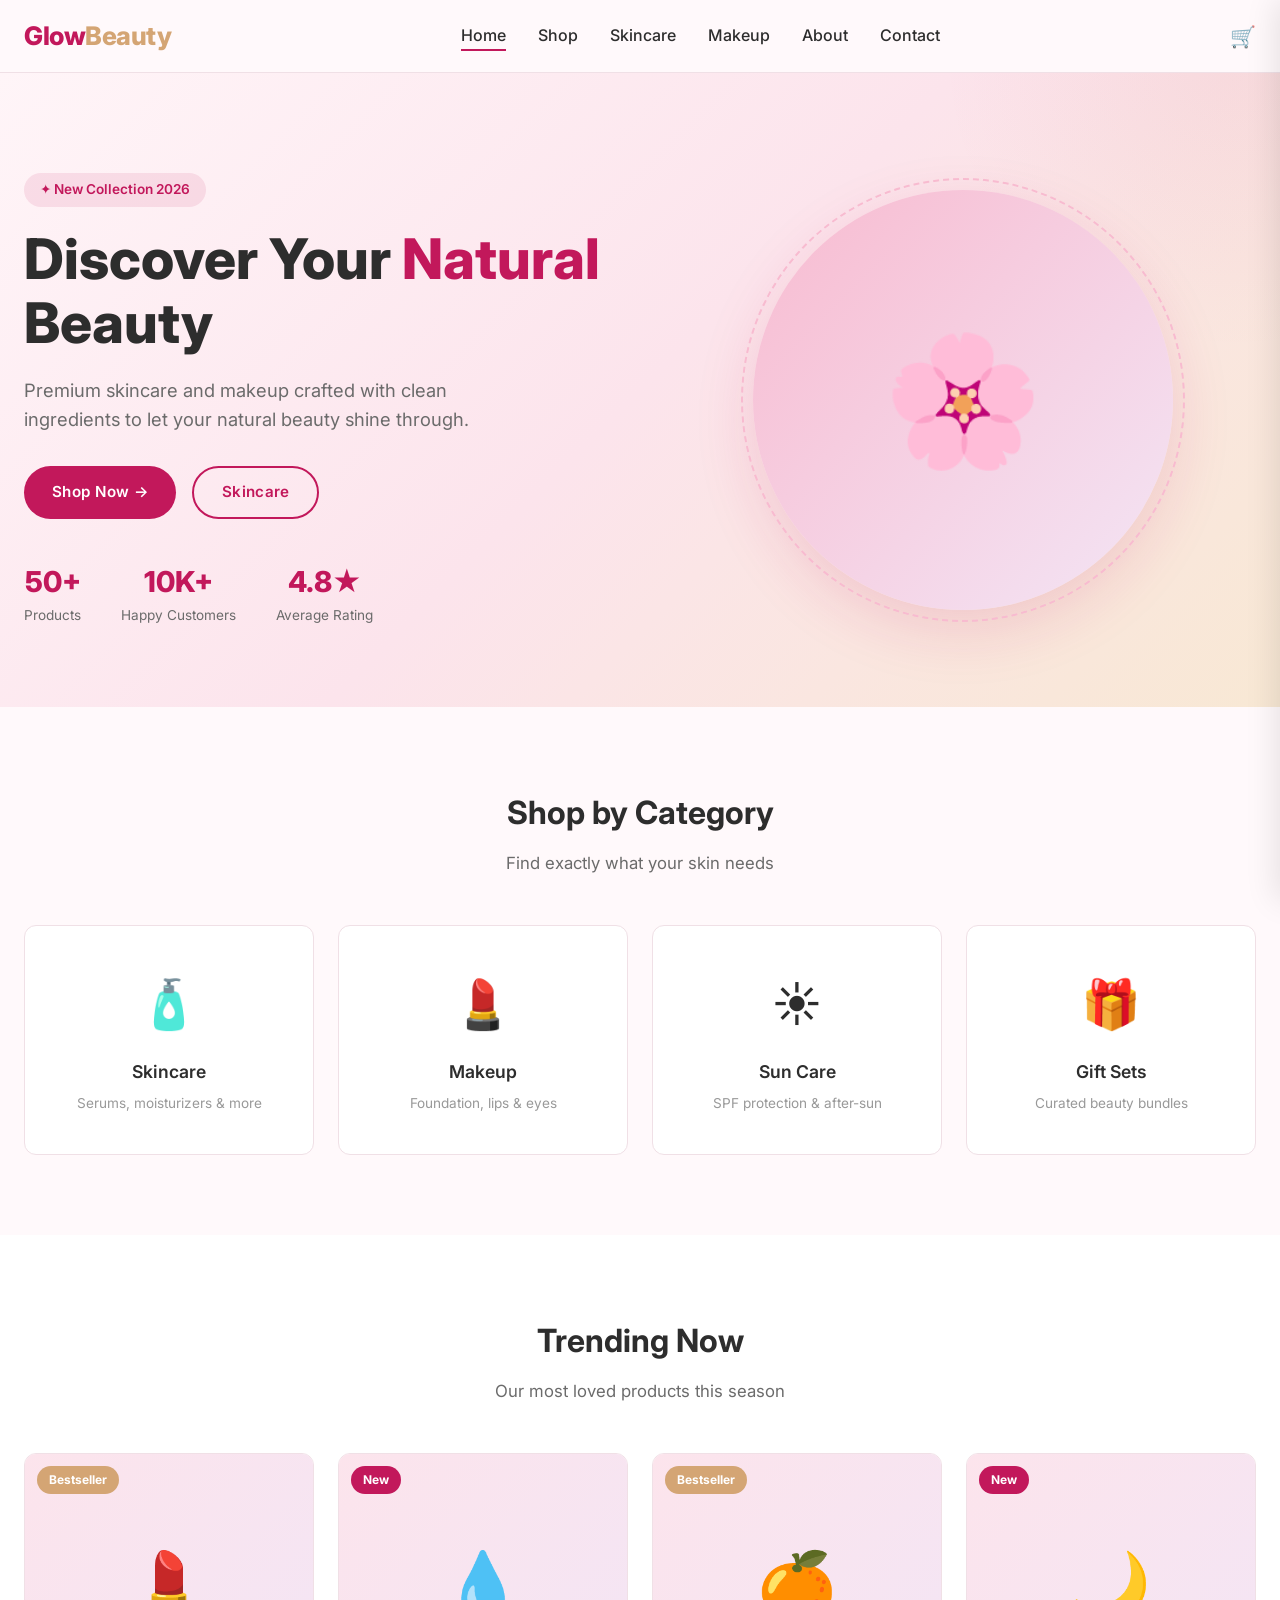
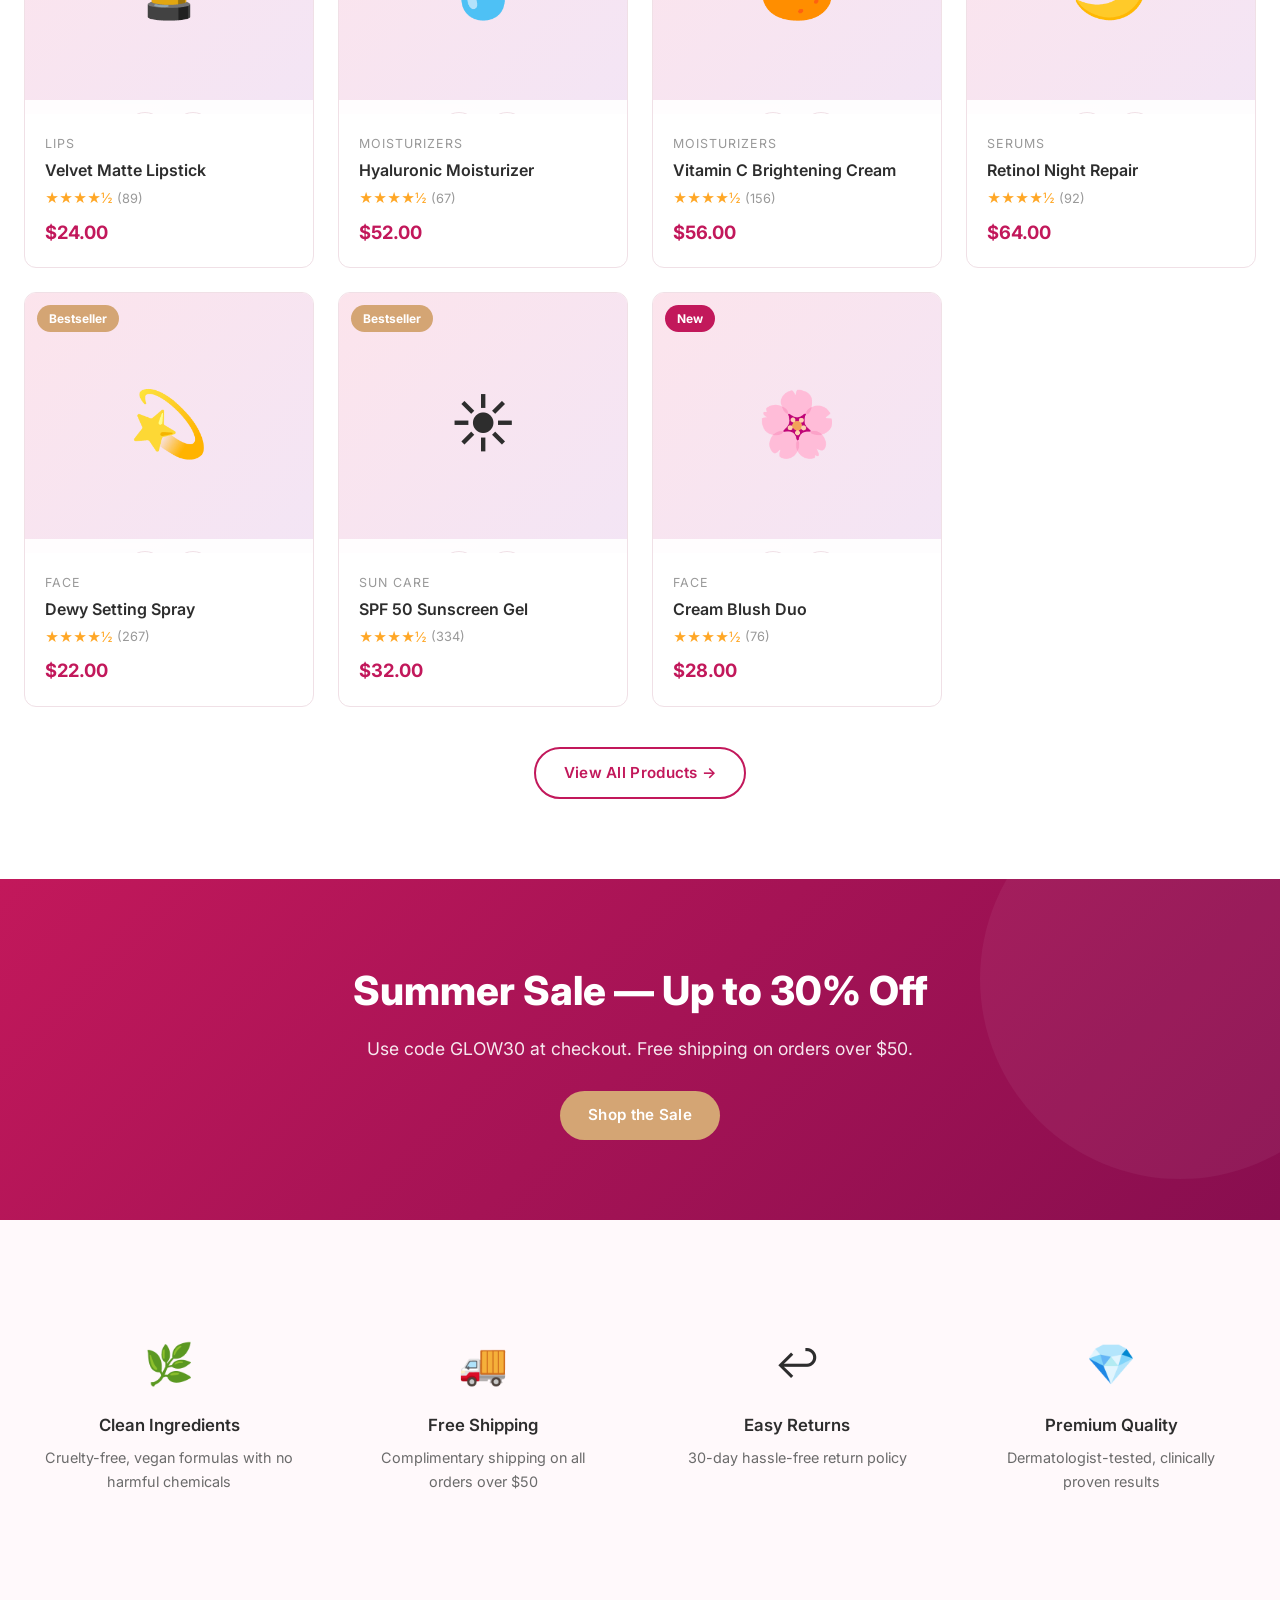
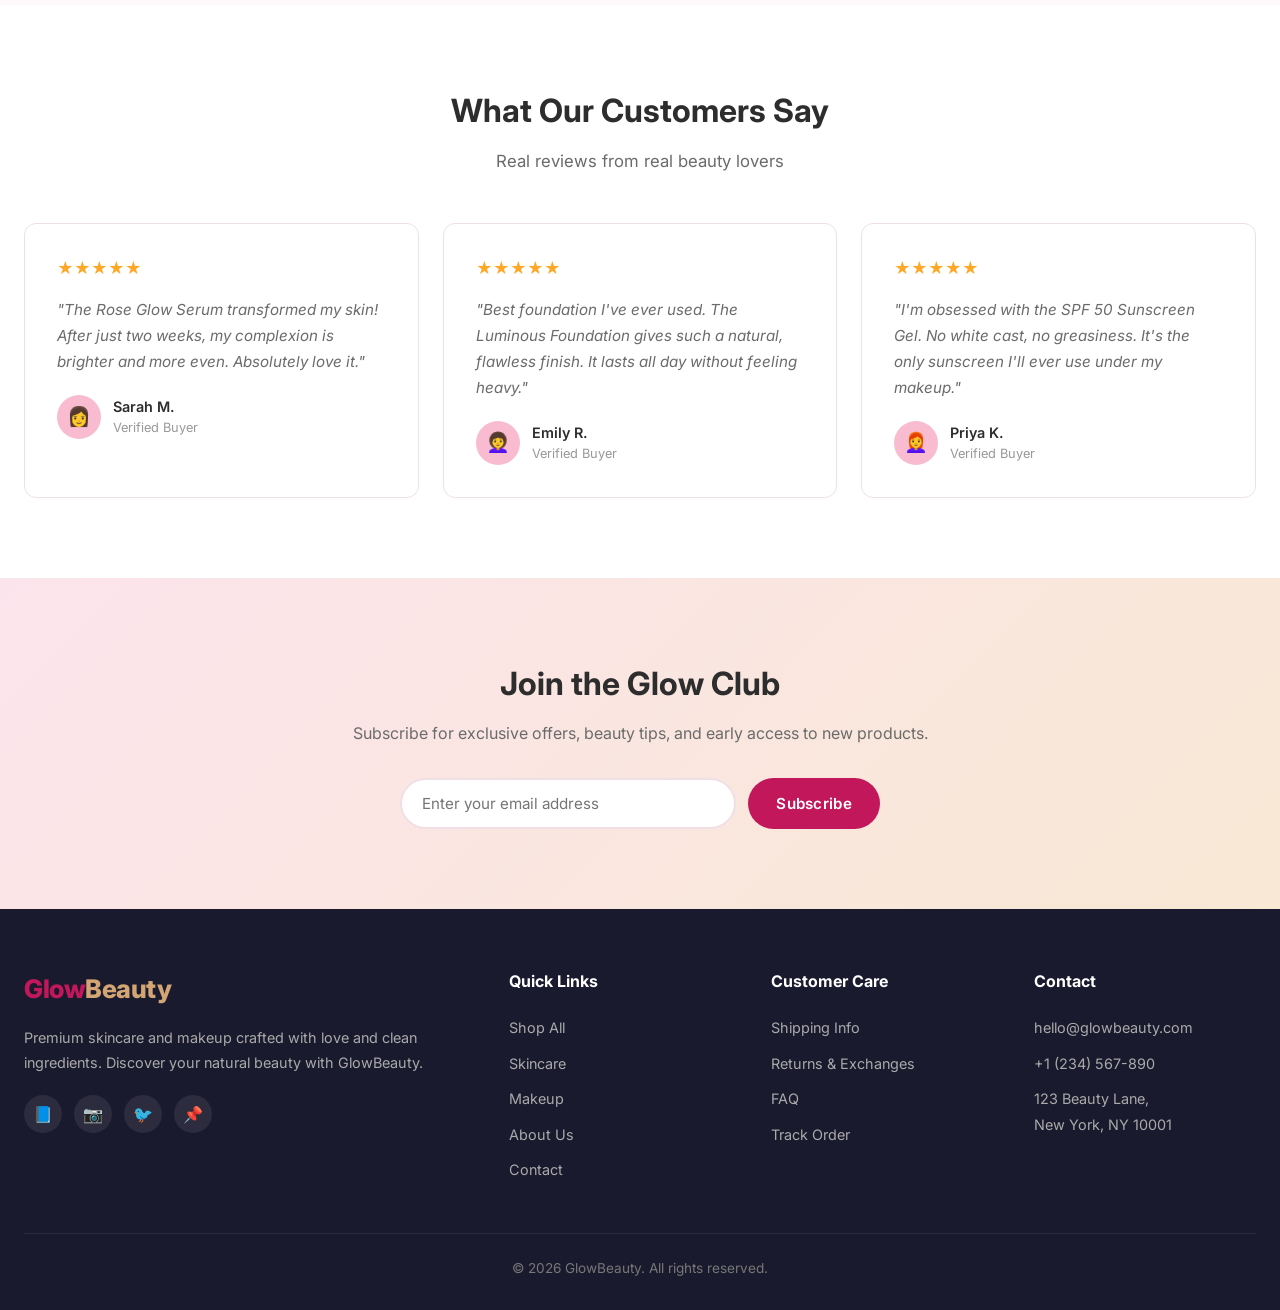
<file: index.html>
<!DOCTYPE html>
<html lang="en">
<head>
  <meta charset="UTF-8">
  <meta name="viewport" content="width=device-width, initial-scale=1.0">
  <title>GlowBeauty — Premium Skincare & Makeup</title>
  <link rel="stylesheet" href="css/style.css">
  <link rel="preconnect" href="https://fonts.googleapis.com">
  <link href="https://fonts.googleapis.com/css2?family=Inter:wght@400;500;600;700;800&display=swap" rel="stylesheet">
</head>
<body>

  <!-- HEADER -->
  <header class="header">
    <nav class="nav container">
      <a href="index.html" class="nav-logo">Glow<span>Beauty</span></a>
      <ul class="nav-links">
        <li><a href="index.html" class="active">Home</a></li>
        <li><a href="shop.html">Shop</a></li>
        <li><a href="shop.html?category=skincare">Skincare</a></li>
        <li><a href="shop.html?category=makeup">Makeup</a></li>
        <li><a href="about.html">About</a></li>
        <li><a href="contact.html">Contact</a></li>
      </ul>
      <div class="nav-icons">
        <button class="nav-icon" onclick="toggleCart()">🛒 <span class="cart-count" style="display:none">0</span></button>
        <button class="hamburger" onclick="toggleMobileNav()">
          <span></span><span></span><span></span>
        </button>
      </div>
    </nav>
  </header>

  <!-- HERO -->
  <section class="hero">
    <div class="container hero-content">
      <div class="hero-text">
        <span class="hero-badge">✦ New Collection 2026</span>
        <h1>Discover Your <em>Natural</em> Beauty</h1>
        <p>Premium skincare and makeup crafted with clean ingredients to let your natural beauty shine through.</p>
        <div class="hero-buttons">
          <a href="shop.html" class="btn btn-primary">Shop Now →</a>
          <a href="shop.html?category=skincare" class="btn btn-outline">Skincare</a>
        </div>
        <div class="hero-stats">
          <div class="hero-stat">
            <div class="hero-stat-number">50+</div>
            <div class="hero-stat-label">Products</div>
          </div>
          <div class="hero-stat">
            <div class="hero-stat-number">10K+</div>
            <div class="hero-stat-label">Happy Customers</div>
          </div>
          <div class="hero-stat">
            <div class="hero-stat-number">4.8★</div>
            <div class="hero-stat-label">Average Rating</div>
          </div>
        </div>
      </div>
      <div class="hero-image">
        <div class="hero-image-placeholder">🌸</div>
      </div>
    </div>
  </section>

  <!-- CATEGORIES -->
  <section class="section">
    <div class="container">
      <h2 class="section-title">Shop by Category</h2>
      <p class="section-subtitle">Find exactly what your skin needs</p>
      <div class="categories-grid">
        <a href="shop.html?category=skincare" class="category-card">
          <span class="category-icon">🧴</span>
          <h3>Skincare</h3>
          <p>Serums, moisturizers & more</p>
        </a>
        <a href="shop.html?category=makeup" class="category-card">
          <span class="category-icon">💄</span>
          <h3>Makeup</h3>
          <p>Foundation, lips & eyes</p>
        </a>
        <a href="shop.html" class="category-card">
          <span class="category-icon">☀️</span>
          <h3>Sun Care</h3>
          <p>SPF protection & after-sun</p>
        </a>
        <a href="shop.html" class="category-card">
          <span class="category-icon">🎁</span>
          <h3>Gift Sets</h3>
          <p>Curated beauty bundles</p>
        </a>
      </div>
    </div>
  </section>

  <!-- FEATURED PRODUCTS -->
  <section class="section" style="background:#fff">
    <div class="container">
      <h2 class="section-title">Trending Now</h2>
      <p class="section-subtitle">Our most loved products this season</p>
      <div class="products-grid" id="featuredProducts"></div>
      <div style="text-align:center;margin-top:40px;">
        <a href="shop.html" class="btn btn-outline">View All Products →</a>
      </div>
    </div>
  </section>

  <!-- PROMO BANNER -->
  <section class="promo-banner">
    <div class="container">
      <h2>Summer Sale — Up to 30% Off</h2>
      <p>Use code GLOW30 at checkout. Free shipping on orders over $50.</p>
      <a href="shop.html" class="btn btn-gold">Shop the Sale</a>
    </div>
  </section>

  <!-- FEATURES -->
  <section class="section">
    <div class="container">
      <div class="features-grid">
        <div class="feature-card">
          <span class="feature-icon">🌿</span>
          <h3>Clean Ingredients</h3>
          <p>Cruelty-free, vegan formulas with no harmful chemicals</p>
        </div>
        <div class="feature-card">
          <span class="feature-icon">🚚</span>
          <h3>Free Shipping</h3>
          <p>Complimentary shipping on all orders over $50</p>
        </div>
        <div class="feature-card">
          <span class="feature-icon">↩️</span>
          <h3>Easy Returns</h3>
          <p>30-day hassle-free return policy</p>
        </div>
        <div class="feature-card">
          <span class="feature-icon">💎</span>
          <h3>Premium Quality</h3>
          <p>Dermatologist-tested, clinically proven results</p>
        </div>
      </div>
    </div>
  </section>

  <!-- TESTIMONIALS -->
  <section class="section" style="background:#fff">
    <div class="container">
      <h2 class="section-title">What Our Customers Say</h2>
      <p class="section-subtitle">Real reviews from real beauty lovers</p>
      <div class="testimonials-grid">
        <div class="testimonial-card">
          <div class="testimonial-stars">★★★★★</div>
          <p class="testimonial-text">"The Rose Glow Serum transformed my skin! After just two weeks, my complexion is brighter and more even. Absolutely love it."</p>
          <div class="testimonial-author">
            <div class="testimonial-avatar">👩</div>
            <div>
              <div class="testimonial-name">Sarah M.</div>
              <div class="testimonial-role">Verified Buyer</div>
            </div>
          </div>
        </div>
        <div class="testimonial-card">
          <div class="testimonial-stars">★★★★★</div>
          <p class="testimonial-text">"Best foundation I've ever used. The Luminous Foundation gives such a natural, flawless finish. It lasts all day without feeling heavy."</p>
          <div class="testimonial-author">
            <div class="testimonial-avatar">👩‍🦱</div>
            <div>
              <div class="testimonial-name">Emily R.</div>
              <div class="testimonial-role">Verified Buyer</div>
            </div>
          </div>
        </div>
        <div class="testimonial-card">
          <div class="testimonial-stars">★★★★★</div>
          <p class="testimonial-text">"I'm obsessed with the SPF 50 Sunscreen Gel. No white cast, no greasiness. It's the only sunscreen I'll ever use under my makeup."</p>
          <div class="testimonial-author">
            <div class="testimonial-avatar">👩‍🦰</div>
            <div>
              <div class="testimonial-name">Priya K.</div>
              <div class="testimonial-role">Verified Buyer</div>
            </div>
          </div>
        </div>
      </div>
    </div>
  </section>

  <!-- NEWSLETTER -->
  <section class="newsletter">
    <div class="container">
      <h2>Join the Glow Club</h2>
      <p>Subscribe for exclusive offers, beauty tips, and early access to new products.</p>
      <form class="newsletter-form">
        <input type="email" placeholder="Enter your email address" required>
        <button type="submit" class="btn btn-primary">Subscribe</button>
      </form>
    </div>
  </section>

  <!-- FOOTER -->
  <footer class="footer">
    <div class="container">
      <div class="footer-grid">
        <div class="footer-brand">
          <a href="index.html" class="nav-logo">Glow<span>Beauty</span></a>
          <p>Premium skincare and makeup crafted with love and clean ingredients. Discover your natural beauty with GlowBeauty.</p>
          <div class="footer-social">
            <a href="#">📘</a>
            <a href="#">📷</a>
            <a href="#">🐦</a>
            <a href="#">📌</a>
          </div>
        </div>
        <div class="footer-col">
          <h4>Quick Links</h4>
          <ul>
            <li><a href="shop.html">Shop All</a></li>
            <li><a href="shop.html?category=skincare">Skincare</a></li>
            <li><a href="shop.html?category=makeup">Makeup</a></li>
            <li><a href="about.html">About Us</a></li>
            <li><a href="contact.html">Contact</a></li>
          </ul>
        </div>
        <div class="footer-col">
          <h4>Customer Care</h4>
          <ul>
            <li><a href="#">Shipping Info</a></li>
            <li><a href="#">Returns & Exchanges</a></li>
            <li><a href="#">FAQ</a></li>
            <li><a href="#">Track Order</a></li>
          </ul>
        </div>
        <div class="footer-col">
          <h4>Contact</h4>
          <ul>
            <li><a href="mailto:hello@glowbeauty.com">hello@glowbeauty.com</a></li>
            <li><a href="tel:+1234567890">+1 (234) 567-890</a></li>
            <li><a href="#">123 Beauty Lane,<br>New York, NY 10001</a></li>
          </ul>
        </div>
      </div>
      <div class="footer-bottom">
        <p>&copy; 2026 GlowBeauty. All rights reserved.</p>
      </div>
    </div>
  </footer>

  <!-- CART SIDEBAR -->
  <div class="cart-overlay"></div>
  <div class="cart-sidebar">
    <div class="cart-header">
      <h3>Shopping Cart</h3>
      <button class="cart-close">&times;</button>
    </div>
    <div class="cart-items"></div>
    <div class="cart-footer">
      <div class="cart-total">
        <span>Total:</span>
        <span class="cart-total-amount">$0.00</span>
      </div>
      <a href="checkout.html" class="btn btn-primary">Checkout</a>
      <button class="continue-shopping">Continue Shopping</button>
    </div>
  </div>

  <script src="js/app.js"></script>
</body>
</html>
</file>
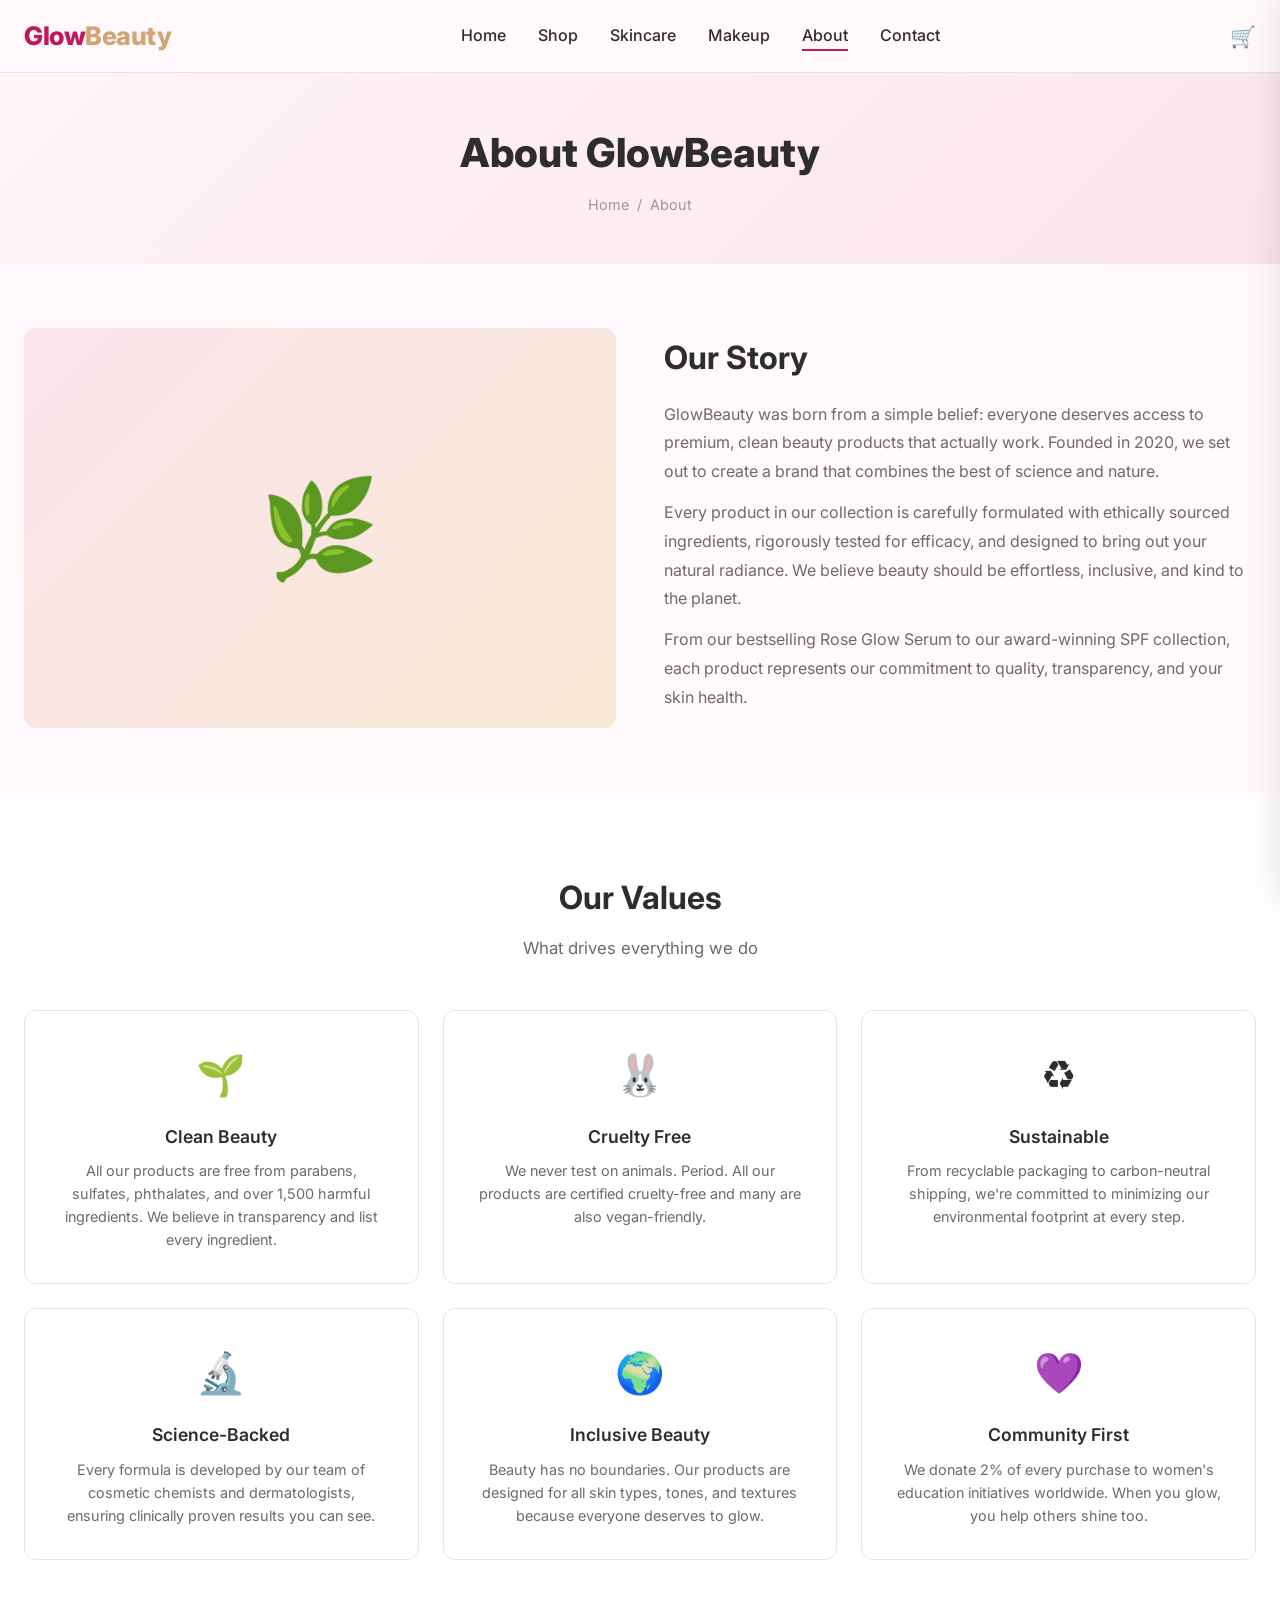
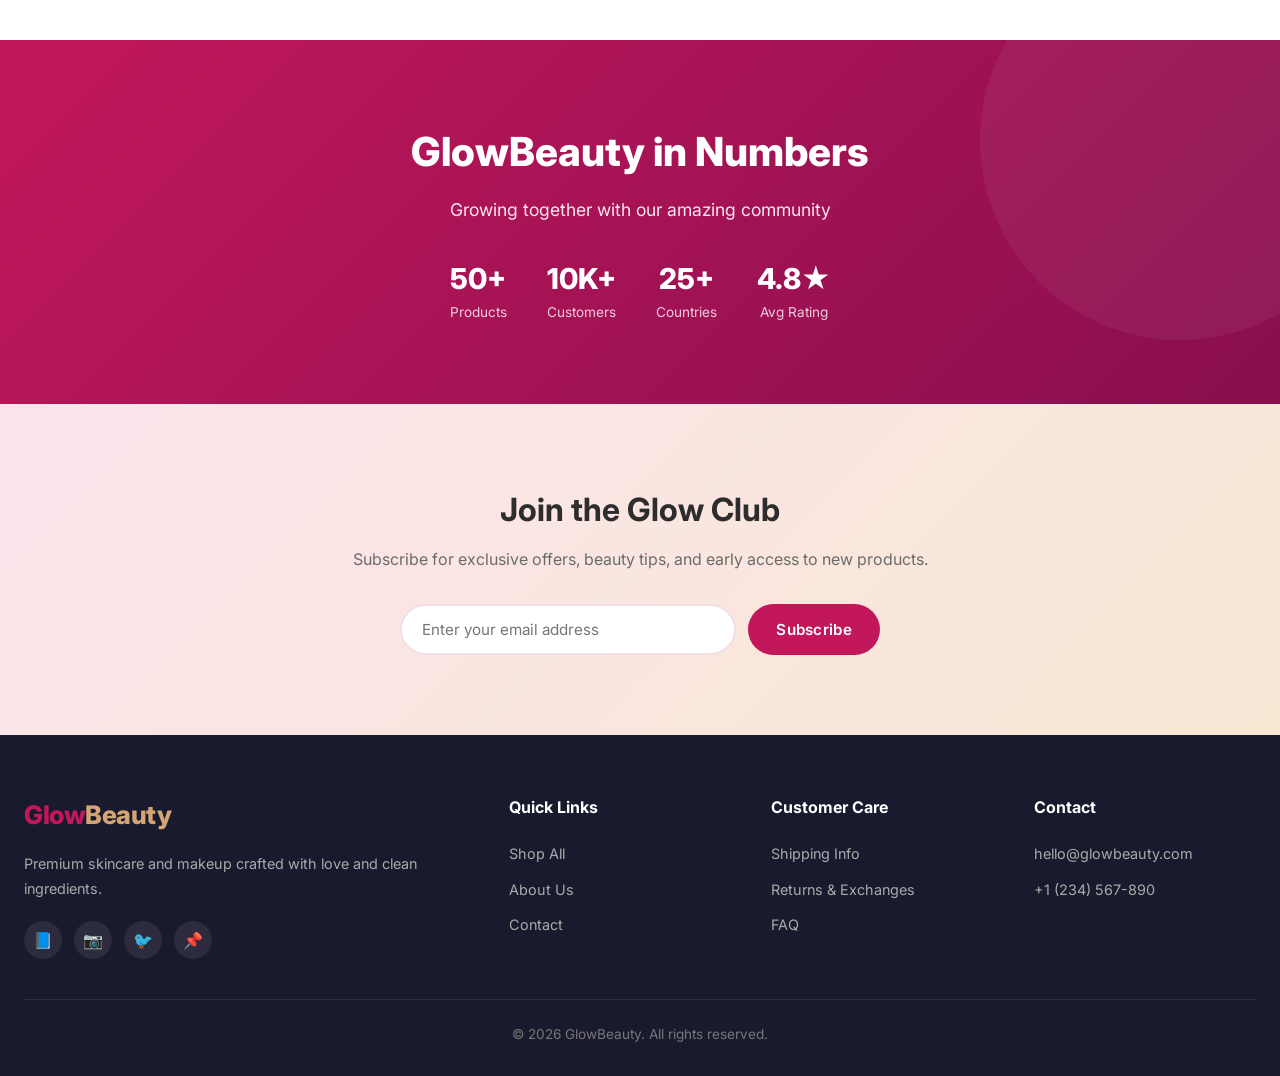
<file: about.html>
<!DOCTYPE html>
<html lang="en">
<head>
  <meta charset="UTF-8">
  <meta name="viewport" content="width=device-width, initial-scale=1.0">
  <title>About Us — GlowBeauty</title>
  <link rel="stylesheet" href="css/style.css">
  <link href="https://fonts.googleapis.com/css2?family=Inter:wght@400;500;600;700;800&display=swap" rel="stylesheet">
</head>
<body>

  <!-- HEADER -->
  <header class="header">
    <nav class="nav container">
      <a href="index.html" class="nav-logo">Glow<span>Beauty</span></a>
      <ul class="nav-links">
        <li><a href="index.html">Home</a></li>
        <li><a href="shop.html">Shop</a></li>
        <li><a href="shop.html?category=skincare">Skincare</a></li>
        <li><a href="shop.html?category=makeup">Makeup</a></li>
        <li><a href="about.html" class="active">About</a></li>
        <li><a href="contact.html">Contact</a></li>
      </ul>
      <div class="nav-icons">
        <button class="nav-icon" onclick="toggleCart()">🛒 <span class="cart-count" style="display:none">0</span></button>
        <button class="hamburger" onclick="toggleMobileNav()">
          <span></span><span></span><span></span>
        </button>
      </div>
    </nav>
  </header>

  <!-- PAGE HEADER -->
  <section class="page-header">
    <div class="container">
      <h1>About GlowBeauty</h1>
      <div class="breadcrumb">
        <a href="index.html">Home</a> <span>/</span> <span>About</span>
      </div>
    </div>
  </section>

  <!-- ABOUT INTRO -->
  <section class="container">
    <div class="about-intro">
      <div class="about-intro-image">🌿</div>
      <div>
        <h2>Our Story</h2>
        <p>GlowBeauty was born from a simple belief: everyone deserves access to premium, clean beauty products that actually work. Founded in 2020, we set out to create a brand that combines the best of science and nature.</p>
        <p>Every product in our collection is carefully formulated with ethically sourced ingredients, rigorously tested for efficacy, and designed to bring out your natural radiance. We believe beauty should be effortless, inclusive, and kind to the planet.</p>
        <p>From our bestselling Rose Glow Serum to our award-winning SPF collection, each product represents our commitment to quality, transparency, and your skin health.</p>
      </div>
    </div>
  </section>

  <!-- VALUES -->
  <section class="section" style="background:#fff">
    <div class="container">
      <h2 class="section-title">Our Values</h2>
      <p class="section-subtitle">What drives everything we do</p>
      <div class="values-grid">
        <div class="value-card">
          <span class="icon">🌱</span>
          <h3>Clean Beauty</h3>
          <p>All our products are free from parabens, sulfates, phthalates, and over 1,500 harmful ingredients. We believe in transparency and list every ingredient.</p>
        </div>
        <div class="value-card">
          <span class="icon">🐰</span>
          <h3>Cruelty Free</h3>
          <p>We never test on animals. Period. All our products are certified cruelty-free and many are also vegan-friendly.</p>
        </div>
        <div class="value-card">
          <span class="icon">♻️</span>
          <h3>Sustainable</h3>
          <p>From recyclable packaging to carbon-neutral shipping, we're committed to minimizing our environmental footprint at every step.</p>
        </div>
        <div class="value-card">
          <span class="icon">🔬</span>
          <h3>Science-Backed</h3>
          <p>Every formula is developed by our team of cosmetic chemists and dermatologists, ensuring clinically proven results you can see.</p>
        </div>
        <div class="value-card">
          <span class="icon">🌍</span>
          <h3>Inclusive Beauty</h3>
          <p>Beauty has no boundaries. Our products are designed for all skin types, tones, and textures because everyone deserves to glow.</p>
        </div>
        <div class="value-card">
          <span class="icon">💜</span>
          <h3>Community First</h3>
          <p>We donate 2% of every purchase to women's education initiatives worldwide. When you glow, you help others shine too.</p>
        </div>
      </div>
    </div>
  </section>

  <!-- TEAM STATS -->
  <section class="promo-banner">
    <div class="container">
      <h2>GlowBeauty in Numbers</h2>
      <p>Growing together with our amazing community</p>
      <div class="hero-stats" style="justify-content:center;margin-top:32px;">
        <div class="hero-stat">
          <div class="hero-stat-number" style="color:#fff">50+</div>
          <div class="hero-stat-label" style="color:rgba(255,255,255,0.8)">Products</div>
        </div>
        <div class="hero-stat">
          <div class="hero-stat-number" style="color:#fff">10K+</div>
          <div class="hero-stat-label" style="color:rgba(255,255,255,0.8)">Customers</div>
        </div>
        <div class="hero-stat">
          <div class="hero-stat-number" style="color:#fff">25+</div>
          <div class="hero-stat-label" style="color:rgba(255,255,255,0.8)">Countries</div>
        </div>
        <div class="hero-stat">
          <div class="hero-stat-number" style="color:#fff">4.8★</div>
          <div class="hero-stat-label" style="color:rgba(255,255,255,0.8)">Avg Rating</div>
        </div>
      </div>
    </div>
  </section>

  <!-- NEWSLETTER -->
  <section class="newsletter">
    <div class="container">
      <h2>Join the Glow Club</h2>
      <p>Subscribe for exclusive offers, beauty tips, and early access to new products.</p>
      <form class="newsletter-form">
        <input type="email" placeholder="Enter your email address" required>
        <button type="submit" class="btn btn-primary">Subscribe</button>
      </form>
    </div>
  </section>

  <!-- FOOTER -->
  <footer class="footer">
    <div class="container">
      <div class="footer-grid">
        <div class="footer-brand">
          <a href="index.html" class="nav-logo">Glow<span>Beauty</span></a>
          <p>Premium skincare and makeup crafted with love and clean ingredients.</p>
          <div class="footer-social">
            <a href="#">📘</a><a href="#">📷</a><a href="#">🐦</a><a href="#">📌</a>
          </div>
        </div>
        <div class="footer-col">
          <h4>Quick Links</h4>
          <ul>
            <li><a href="shop.html">Shop All</a></li>
            <li><a href="about.html">About Us</a></li>
            <li><a href="contact.html">Contact</a></li>
          </ul>
        </div>
        <div class="footer-col">
          <h4>Customer Care</h4>
          <ul>
            <li><a href="#">Shipping Info</a></li>
            <li><a href="#">Returns & Exchanges</a></li>
            <li><a href="#">FAQ</a></li>
          </ul>
        </div>
        <div class="footer-col">
          <h4>Contact</h4>
          <ul>
            <li><a href="mailto:hello@glowbeauty.com">hello@glowbeauty.com</a></li>
            <li><a href="tel:+1234567890">+1 (234) 567-890</a></li>
          </ul>
        </div>
      </div>
      <div class="footer-bottom">
        <p>&copy; 2026 GlowBeauty. All rights reserved.</p>
      </div>
    </div>
  </footer>

  <!-- CART SIDEBAR -->
  <div class="cart-overlay"></div>
  <div class="cart-sidebar">
    <div class="cart-header">
      <h3>Shopping Cart</h3>
      <button class="cart-close">&times;</button>
    </div>
    <div class="cart-items"></div>
    <div class="cart-footer">
      <div class="cart-total">
        <span>Total:</span>
        <span class="cart-total-amount">$0.00</span>
      </div>
      <a href="checkout.html" class="btn btn-primary">Checkout</a>
      <button class="continue-shopping">Continue Shopping</button>
    </div>
  </div>

  <script src="js/app.js"></script>
</body>
</html>
</file>
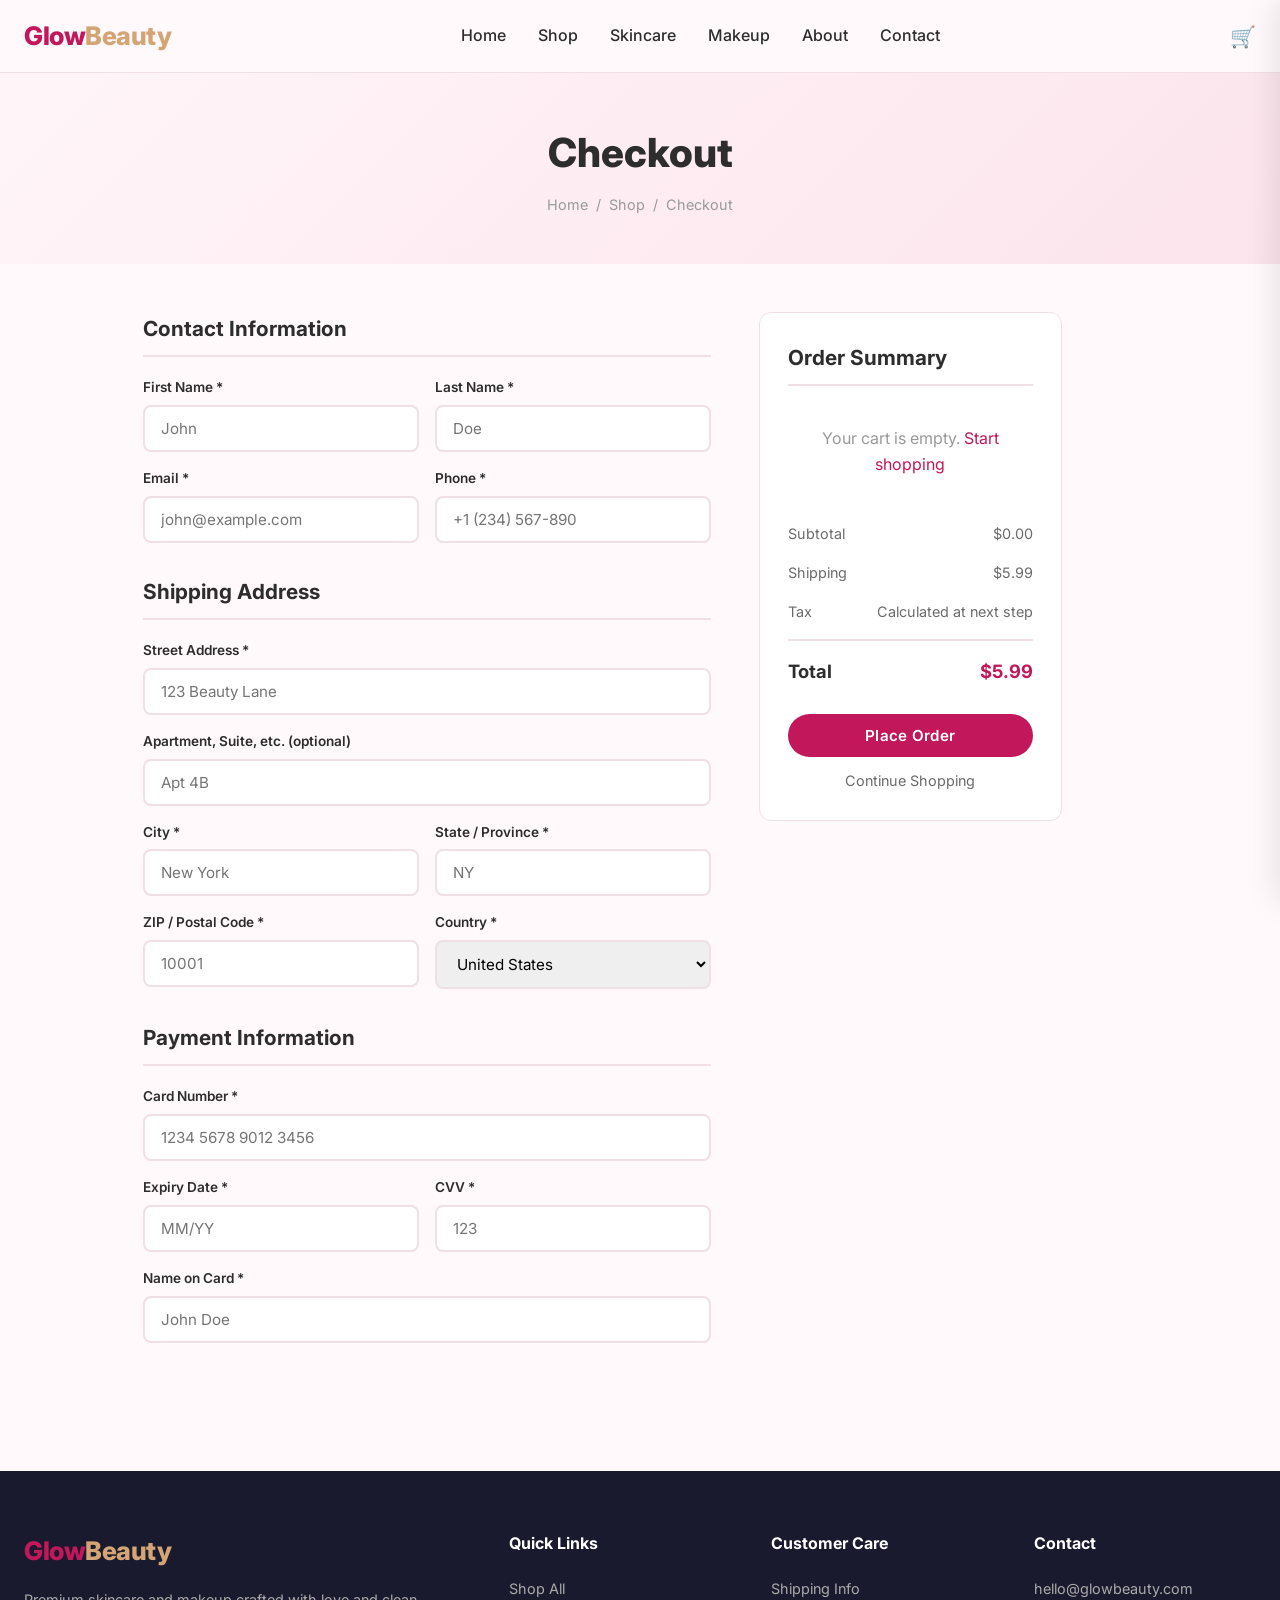
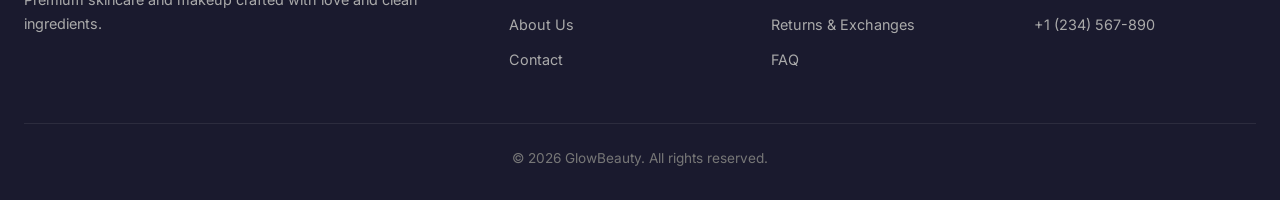
<file: checkout.html>
<!DOCTYPE html>
<html lang="en">
<head>
  <meta charset="UTF-8">
  <meta name="viewport" content="width=device-width, initial-scale=1.0">
  <title>Checkout — GlowBeauty</title>
  <link rel="stylesheet" href="css/style.css">
  <link href="https://fonts.googleapis.com/css2?family=Inter:wght@400;500;600;700;800&display=swap" rel="stylesheet">
</head>
<body>

  <!-- HEADER -->
  <header class="header">
    <nav class="nav container">
      <a href="index.html" class="nav-logo">Glow<span>Beauty</span></a>
      <ul class="nav-links">
        <li><a href="index.html">Home</a></li>
        <li><a href="shop.html">Shop</a></li>
        <li><a href="shop.html?category=skincare">Skincare</a></li>
        <li><a href="shop.html?category=makeup">Makeup</a></li>
        <li><a href="about.html">About</a></li>
        <li><a href="contact.html">Contact</a></li>
      </ul>
      <div class="nav-icons">
        <button class="nav-icon" onclick="toggleCart()">🛒 <span class="cart-count" style="display:none">0</span></button>
        <button class="hamburger" onclick="toggleMobileNav()">
          <span></span><span></span><span></span>
        </button>
      </div>
    </nav>
  </header>

  <!-- PAGE HEADER -->
  <section class="page-header">
    <div class="container">
      <h1>Checkout</h1>
      <div class="breadcrumb">
        <a href="index.html">Home</a> <span>/</span> <a href="shop.html">Shop</a> <span>/</span> <span>Checkout</span>
      </div>
    </div>
  </section>

  <!-- CHECKOUT -->
  <section class="container">
    <div class="checkout-layout">
      <div class="checkout-form-area">
        <form id="checkoutForm">
          <div class="checkout-section">
            <h2>Contact Information</h2>
            <div class="form-row">
              <div class="form-group">
                <label>First Name *</label>
                <input type="text" required placeholder="John">
              </div>
              <div class="form-group">
                <label>Last Name *</label>
                <input type="text" required placeholder="Doe">
              </div>
            </div>
            <div class="form-row">
              <div class="form-group">
                <label>Email *</label>
                <input type="email" required placeholder="john@example.com">
              </div>
              <div class="form-group">
                <label>Phone *</label>
                <input type="tel" required placeholder="+1 (234) 567-890">
              </div>
            </div>
          </div>

          <div class="checkout-section">
            <h2>Shipping Address</h2>
            <div class="form-row">
              <div class="form-group full">
                <label>Street Address *</label>
                <input type="text" required placeholder="123 Beauty Lane">
              </div>
            </div>
            <div class="form-row">
              <div class="form-group full">
                <label>Apartment, Suite, etc. (optional)</label>
                <input type="text" placeholder="Apt 4B">
              </div>
            </div>
            <div class="form-row">
              <div class="form-group">
                <label>City *</label>
                <input type="text" required placeholder="New York">
              </div>
              <div class="form-group">
                <label>State / Province *</label>
                <input type="text" required placeholder="NY">
              </div>
            </div>
            <div class="form-row">
              <div class="form-group">
                <label>ZIP / Postal Code *</label>
                <input type="text" required placeholder="10001">
              </div>
              <div class="form-group">
                <label>Country *</label>
                <select required>
                  <option value="">Select Country</option>
                  <option value="US" selected>United States</option>
                  <option value="CA">Canada</option>
                  <option value="UK">United Kingdom</option>
                  <option value="AU">Australia</option>
                </select>
              </div>
            </div>
          </div>

          <div class="checkout-section">
            <h2>Payment Information</h2>
            <div class="form-row">
              <div class="form-group full">
                <label>Card Number *</label>
                <input type="text" required placeholder="1234 5678 9012 3456" maxlength="19">
              </div>
            </div>
            <div class="form-row">
              <div class="form-group">
                <label>Expiry Date *</label>
                <input type="text" required placeholder="MM/YY" maxlength="5">
              </div>
              <div class="form-group">
                <label>CVV *</label>
                <input type="text" required placeholder="123" maxlength="4">
              </div>
            </div>
            <div class="form-row">
              <div class="form-group full">
                <label>Name on Card *</label>
                <input type="text" required placeholder="John Doe">
              </div>
            </div>
          </div>
        </form>
      </div>

      <div>
        <div class="order-summary-card">
          <h2>Order Summary</h2>
          <div id="checkoutItems"></div>
          <div class="order-totals">
            <div class="row">
              <span>Subtotal</span>
              <span id="checkoutSubtotal">$0.00</span>
            </div>
            <div class="row">
              <span>Shipping</span>
              <span id="checkoutShipping">Free</span>
            </div>
            <div class="row">
              <span>Tax</span>
              <span>Calculated at next step</span>
            </div>
            <div class="row total">
              <span>Total</span>
              <span id="checkoutTotal">$0.00</span>
            </div>
          </div>
          <button class="btn btn-primary" id="placeOrder" style="width:100%;margin-top:20px;">Place Order</button>
          <a href="shop.html" style="display:block;text-align:center;margin-top:12px;color:var(--text-light);font-size:0.9rem;">Continue Shopping</a>
        </div>
      </div>
    </div>
  </section>

  <!-- FOOTER -->
  <footer class="footer" style="margin-top:48px;">
    <div class="container">
      <div class="footer-grid">
        <div class="footer-brand">
          <a href="index.html" class="nav-logo">Glow<span>Beauty</span></a>
          <p>Premium skincare and makeup crafted with love and clean ingredients.</p>
        </div>
        <div class="footer-col">
          <h4>Quick Links</h4>
          <ul>
            <li><a href="shop.html">Shop All</a></li>
            <li><a href="about.html">About Us</a></li>
            <li><a href="contact.html">Contact</a></li>
          </ul>
        </div>
        <div class="footer-col">
          <h4>Customer Care</h4>
          <ul>
            <li><a href="#">Shipping Info</a></li>
            <li><a href="#">Returns & Exchanges</a></li>
            <li><a href="#">FAQ</a></li>
          </ul>
        </div>
        <div class="footer-col">
          <h4>Contact</h4>
          <ul>
            <li><a href="mailto:hello@glowbeauty.com">hello@glowbeauty.com</a></li>
            <li><a href="tel:+1234567890">+1 (234) 567-890</a></li>
          </ul>
        </div>
      </div>
      <div class="footer-bottom">
        <p>&copy; 2026 GlowBeauty. All rights reserved.</p>
      </div>
    </div>
  </footer>

  <!-- CART SIDEBAR -->
  <div class="cart-overlay"></div>
  <div class="cart-sidebar">
    <div class="cart-header">
      <h3>Shopping Cart</h3>
      <button class="cart-close">&times;</button>
    </div>
    <div class="cart-items"></div>
    <div class="cart-footer">
      <div class="cart-total">
        <span>Total:</span>
        <span class="cart-total-amount">$0.00</span>
      </div>
      <a href="checkout.html" class="btn btn-primary">Checkout</a>
      <button class="continue-shopping">Continue Shopping</button>
    </div>
  </div>

  <script src="js/app.js"></script>
</body>
</html>
</file>
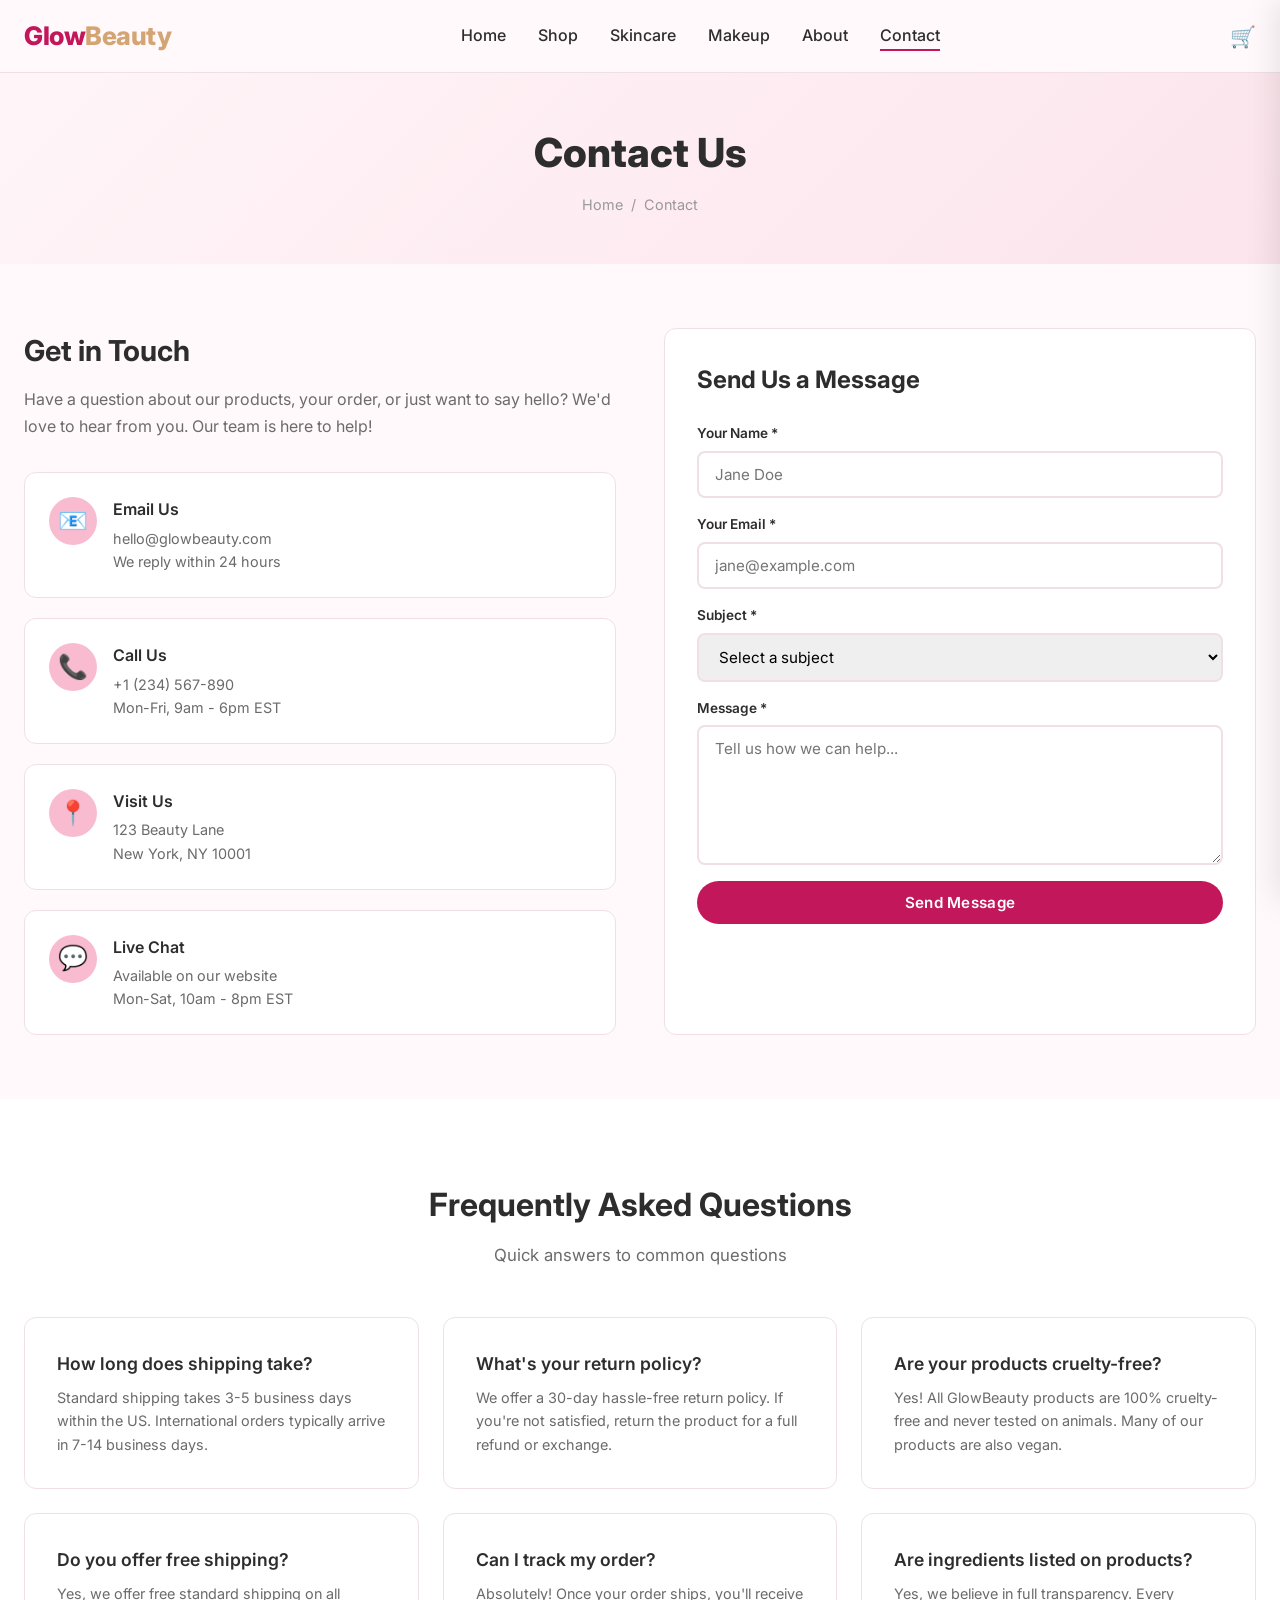
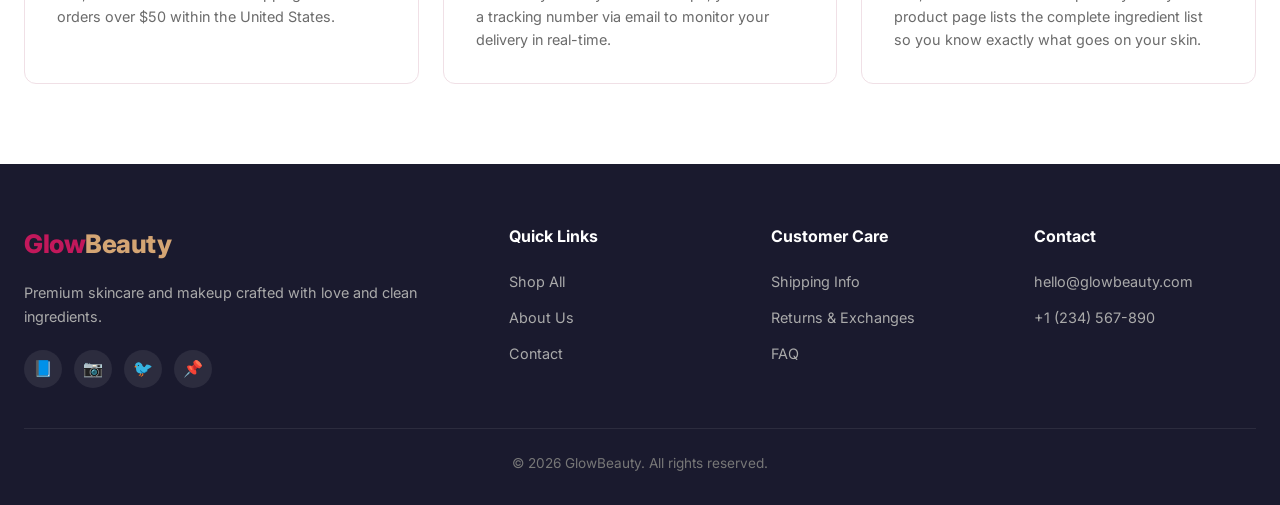
<file: contact.html>
<!DOCTYPE html>
<html lang="en">
<head>
  <meta charset="UTF-8">
  <meta name="viewport" content="width=device-width, initial-scale=1.0">
  <title>Contact Us — GlowBeauty</title>
  <link rel="stylesheet" href="css/style.css">
  <link href="https://fonts.googleapis.com/css2?family=Inter:wght@400;500;600;700;800&display=swap" rel="stylesheet">
</head>
<body>

  <!-- HEADER -->
  <header class="header">
    <nav class="nav container">
      <a href="index.html" class="nav-logo">Glow<span>Beauty</span></a>
      <ul class="nav-links">
        <li><a href="index.html">Home</a></li>
        <li><a href="shop.html">Shop</a></li>
        <li><a href="shop.html?category=skincare">Skincare</a></li>
        <li><a href="shop.html?category=makeup">Makeup</a></li>
        <li><a href="about.html">About</a></li>
        <li><a href="contact.html" class="active">Contact</a></li>
      </ul>
      <div class="nav-icons">
        <button class="nav-icon" onclick="toggleCart()">🛒 <span class="cart-count" style="display:none">0</span></button>
        <button class="hamburger" onclick="toggleMobileNav()">
          <span></span><span></span><span></span>
        </button>
      </div>
    </nav>
  </header>

  <!-- PAGE HEADER -->
  <section class="page-header">
    <div class="container">
      <h1>Contact Us</h1>
      <div class="breadcrumb">
        <a href="index.html">Home</a> <span>/</span> <span>Contact</span>
      </div>
    </div>
  </section>

  <!-- CONTACT -->
  <section class="container">
    <div class="contact-layout">
      <div>
        <h2 style="font-size:1.8rem;font-weight:700;margin-bottom:12px;">Get in Touch</h2>
        <p style="color:var(--text-light);margin-bottom:32px;line-height:1.7;">Have a question about our products, your order, or just want to say hello? We'd love to hear from you. Our team is here to help!</p>

        <div class="contact-info-cards">
          <div class="contact-card">
            <div class="icon">📧</div>
            <div>
              <h3>Email Us</h3>
              <p>hello@glowbeauty.com<br>We reply within 24 hours</p>
            </div>
          </div>
          <div class="contact-card">
            <div class="icon">📞</div>
            <div>
              <h3>Call Us</h3>
              <p>+1 (234) 567-890<br>Mon-Fri, 9am - 6pm EST</p>
            </div>
          </div>
          <div class="contact-card">
            <div class="icon">📍</div>
            <div>
              <h3>Visit Us</h3>
              <p>123 Beauty Lane<br>New York, NY 10001</p>
            </div>
          </div>
          <div class="contact-card">
            <div class="icon">💬</div>
            <div>
              <h3>Live Chat</h3>
              <p>Available on our website<br>Mon-Sat, 10am - 8pm EST</p>
            </div>
          </div>
        </div>
      </div>

      <div class="contact-form">
        <h2>Send Us a Message</h2>
        <form id="contactForm">
          <div class="form-group">
            <label>Your Name *</label>
            <input type="text" required placeholder="Jane Doe">
          </div>
          <div class="form-group">
            <label>Your Email *</label>
            <input type="email" required placeholder="jane@example.com">
          </div>
          <div class="form-group">
            <label>Subject *</label>
            <select required>
              <option value="">Select a subject</option>
              <option>Order Inquiry</option>
              <option>Product Question</option>
              <option>Returns & Exchanges</option>
              <option>Wholesale Inquiry</option>
              <option>General Feedback</option>
              <option>Other</option>
            </select>
          </div>
          <div class="form-group">
            <label>Message *</label>
            <textarea required placeholder="Tell us how we can help..."></textarea>
          </div>
          <button type="submit" class="btn btn-primary" style="width:100%;">Send Message</button>
        </form>
      </div>
    </div>
  </section>

  <!-- FAQ SECTION -->
  <section class="section" style="background:#fff">
    <div class="container">
      <h2 class="section-title">Frequently Asked Questions</h2>
      <p class="section-subtitle">Quick answers to common questions</p>
      <div class="values-grid">
        <div class="value-card" style="text-align:left">
          <h3>How long does shipping take?</h3>
          <p>Standard shipping takes 3-5 business days within the US. International orders typically arrive in 7-14 business days.</p>
        </div>
        <div class="value-card" style="text-align:left">
          <h3>What's your return policy?</h3>
          <p>We offer a 30-day hassle-free return policy. If you're not satisfied, return the product for a full refund or exchange.</p>
        </div>
        <div class="value-card" style="text-align:left">
          <h3>Are your products cruelty-free?</h3>
          <p>Yes! All GlowBeauty products are 100% cruelty-free and never tested on animals. Many of our products are also vegan.</p>
        </div>
        <div class="value-card" style="text-align:left">
          <h3>Do you offer free shipping?</h3>
          <p>Yes, we offer free standard shipping on all orders over $50 within the United States.</p>
        </div>
        <div class="value-card" style="text-align:left">
          <h3>Can I track my order?</h3>
          <p>Absolutely! Once your order ships, you'll receive a tracking number via email to monitor your delivery in real-time.</p>
        </div>
        <div class="value-card" style="text-align:left">
          <h3>Are ingredients listed on products?</h3>
          <p>Yes, we believe in full transparency. Every product page lists the complete ingredient list so you know exactly what goes on your skin.</p>
        </div>
      </div>
    </div>
  </section>

  <!-- FOOTER -->
  <footer class="footer">
    <div class="container">
      <div class="footer-grid">
        <div class="footer-brand">
          <a href="index.html" class="nav-logo">Glow<span>Beauty</span></a>
          <p>Premium skincare and makeup crafted with love and clean ingredients.</p>
          <div class="footer-social">
            <a href="#">📘</a><a href="#">📷</a><a href="#">🐦</a><a href="#">📌</a>
          </div>
        </div>
        <div class="footer-col">
          <h4>Quick Links</h4>
          <ul>
            <li><a href="shop.html">Shop All</a></li>
            <li><a href="about.html">About Us</a></li>
            <li><a href="contact.html">Contact</a></li>
          </ul>
        </div>
        <div class="footer-col">
          <h4>Customer Care</h4>
          <ul>
            <li><a href="#">Shipping Info</a></li>
            <li><a href="#">Returns & Exchanges</a></li>
            <li><a href="#">FAQ</a></li>
          </ul>
        </div>
        <div class="footer-col">
          <h4>Contact</h4>
          <ul>
            <li><a href="mailto:hello@glowbeauty.com">hello@glowbeauty.com</a></li>
            <li><a href="tel:+1234567890">+1 (234) 567-890</a></li>
          </ul>
        </div>
      </div>
      <div class="footer-bottom">
        <p>&copy; 2026 GlowBeauty. All rights reserved.</p>
      </div>
    </div>
  </footer>

  <!-- CART SIDEBAR -->
  <div class="cart-overlay"></div>
  <div class="cart-sidebar">
    <div class="cart-header">
      <h3>Shopping Cart</h3>
      <button class="cart-close">&times;</button>
    </div>
    <div class="cart-items"></div>
    <div class="cart-footer">
      <div class="cart-total">
        <span>Total:</span>
        <span class="cart-total-amount">$0.00</span>
      </div>
      <a href="checkout.html" class="btn btn-primary">Checkout</a>
      <button class="continue-shopping">Continue Shopping</button>
    </div>
  </div>

  <script src="js/app.js"></script>
</body>
</html>
</file>
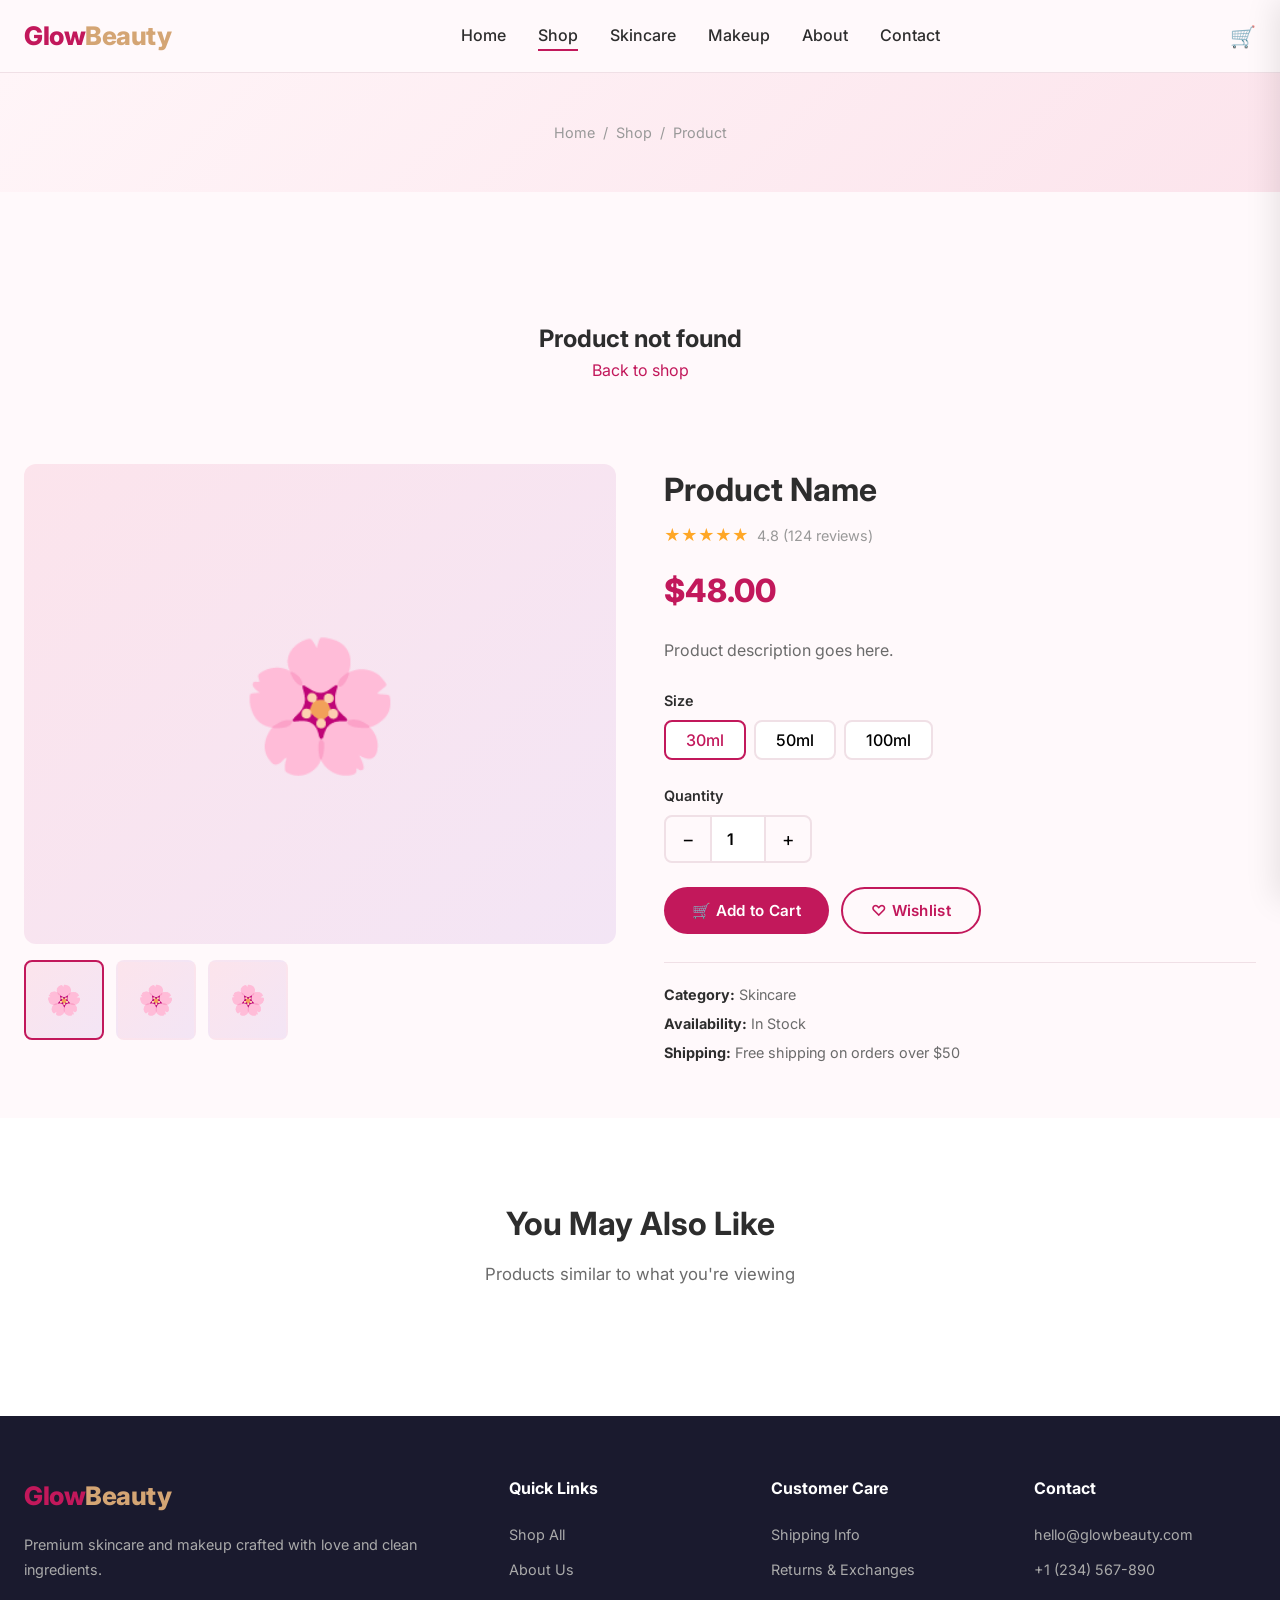
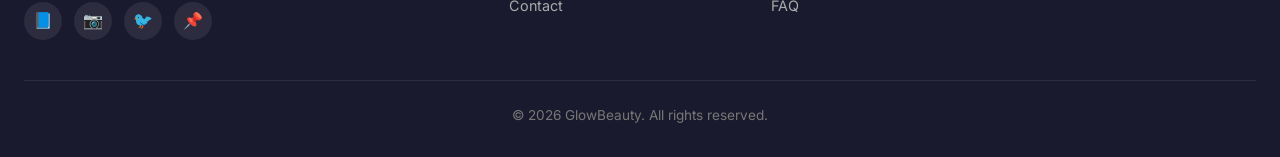
<file: product.html>
<!DOCTYPE html>
<html lang="en">
<head>
  <meta charset="UTF-8">
  <meta name="viewport" content="width=device-width, initial-scale=1.0">
  <title>Product — GlowBeauty</title>
  <link rel="stylesheet" href="css/style.css">
  <link href="https://fonts.googleapis.com/css2?family=Inter:wght@400;500;600;700;800&display=swap" rel="stylesheet">
</head>
<body>

  <!-- HEADER -->
  <header class="header">
    <nav class="nav container">
      <a href="index.html" class="nav-logo">Glow<span>Beauty</span></a>
      <ul class="nav-links">
        <li><a href="index.html">Home</a></li>
        <li><a href="shop.html" class="active">Shop</a></li>
        <li><a href="shop.html?category=skincare">Skincare</a></li>
        <li><a href="shop.html?category=makeup">Makeup</a></li>
        <li><a href="about.html">About</a></li>
        <li><a href="contact.html">Contact</a></li>
      </ul>
      <div class="nav-icons">
        <button class="nav-icon" onclick="toggleCart()">🛒 <span class="cart-count" style="display:none">0</span></button>
        <button class="hamburger" onclick="toggleMobileNav()">
          <span></span><span></span><span></span>
        </button>
      </div>
    </nav>
  </header>

  <!-- PAGE HEADER -->
  <section class="page-header">
    <div class="container">
      <div class="breadcrumb">
        <a href="index.html">Home</a> <span>/</span> <a href="shop.html">Shop</a> <span>/</span> <span id="pdBreadcrumb">Product</span>
      </div>
    </div>
  </section>

  <!-- PRODUCT DETAIL -->
  <section class="product-detail">
    <div class="container">
      <div class="product-detail-grid">
        <div class="product-gallery">
          <div class="product-main-image" id="pdEmoji">🌸</div>
          <div class="product-thumbnails">
            <div class="product-thumb active">🌸</div>
            <div class="product-thumb">🌸</div>
            <div class="product-thumb">🌸</div>
          </div>
        </div>
        <div class="product-detail-info">
          <h1 id="pdName">Product Name</h1>
          <div class="product-detail-rating" id="pdRating">★★★★★ <span>4.8 (124 reviews)</span></div>
          <div class="product-detail-price" id="pdPrice">
            <span class="current">$48.00</span>
          </div>
          <p class="product-detail-desc" id="pdDesc">Product description goes here.</p>

          <div class="product-options">
            <h4>Size</h4>
            <div class="size-options">
              <button class="size-btn active">30ml</button>
              <button class="size-btn">50ml</button>
              <button class="size-btn">100ml</button>
            </div>
          </div>

          <div>
            <h4 style="font-size:0.9rem;font-weight:600;margin-bottom:8px;">Quantity</h4>
            <div class="quantity-selector">
              <button id="pdQtyMinus">−</button>
              <input type="number" id="pdQty" value="1" min="1" readonly>
              <button id="pdQtyPlus">+</button>
            </div>
          </div>

          <div class="product-detail-buttons">
            <button class="btn btn-primary" id="pdAddToCart">🛒 Add to Cart</button>
            <button class="btn btn-outline">♡ Wishlist</button>
          </div>

          <div class="product-meta">
            <p><strong>Category:</strong> <span id="pdCategory">Skincare</span></p>
            <p><strong>Availability:</strong> In Stock</p>
            <p><strong>Shipping:</strong> Free shipping on orders over $50</p>
          </div>
        </div>
      </div>
    </div>
  </section>

  <!-- RELATED PRODUCTS -->
  <section class="section" style="background:#fff">
    <div class="container">
      <h2 class="section-title">You May Also Like</h2>
      <p class="section-subtitle">Products similar to what you're viewing</p>
      <div class="products-grid" id="relatedProducts"></div>
    </div>
  </section>

  <!-- FOOTER -->
  <footer class="footer">
    <div class="container">
      <div class="footer-grid">
        <div class="footer-brand">
          <a href="index.html" class="nav-logo">Glow<span>Beauty</span></a>
          <p>Premium skincare and makeup crafted with love and clean ingredients.</p>
          <div class="footer-social">
            <a href="#">📘</a><a href="#">📷</a><a href="#">🐦</a><a href="#">📌</a>
          </div>
        </div>
        <div class="footer-col">
          <h4>Quick Links</h4>
          <ul>
            <li><a href="shop.html">Shop All</a></li>
            <li><a href="about.html">About Us</a></li>
            <li><a href="contact.html">Contact</a></li>
          </ul>
        </div>
        <div class="footer-col">
          <h4>Customer Care</h4>
          <ul>
            <li><a href="#">Shipping Info</a></li>
            <li><a href="#">Returns & Exchanges</a></li>
            <li><a href="#">FAQ</a></li>
          </ul>
        </div>
        <div class="footer-col">
          <h4>Contact</h4>
          <ul>
            <li><a href="mailto:hello@glowbeauty.com">hello@glowbeauty.com</a></li>
            <li><a href="tel:+1234567890">+1 (234) 567-890</a></li>
          </ul>
        </div>
      </div>
      <div class="footer-bottom">
        <p>&copy; 2026 GlowBeauty. All rights reserved.</p>
      </div>
    </div>
  </footer>

  <!-- CART SIDEBAR -->
  <div class="cart-overlay"></div>
  <div class="cart-sidebar">
    <div class="cart-header">
      <h3>Shopping Cart</h3>
      <button class="cart-close">&times;</button>
    </div>
    <div class="cart-items"></div>
    <div class="cart-footer">
      <div class="cart-total">
        <span>Total:</span>
        <span class="cart-total-amount">$0.00</span>
      </div>
      <a href="checkout.html" class="btn btn-primary">Checkout</a>
      <button class="continue-shopping">Continue Shopping</button>
    </div>
  </div>

  <script src="js/app.js"></script>
</body>
</html>
</file>
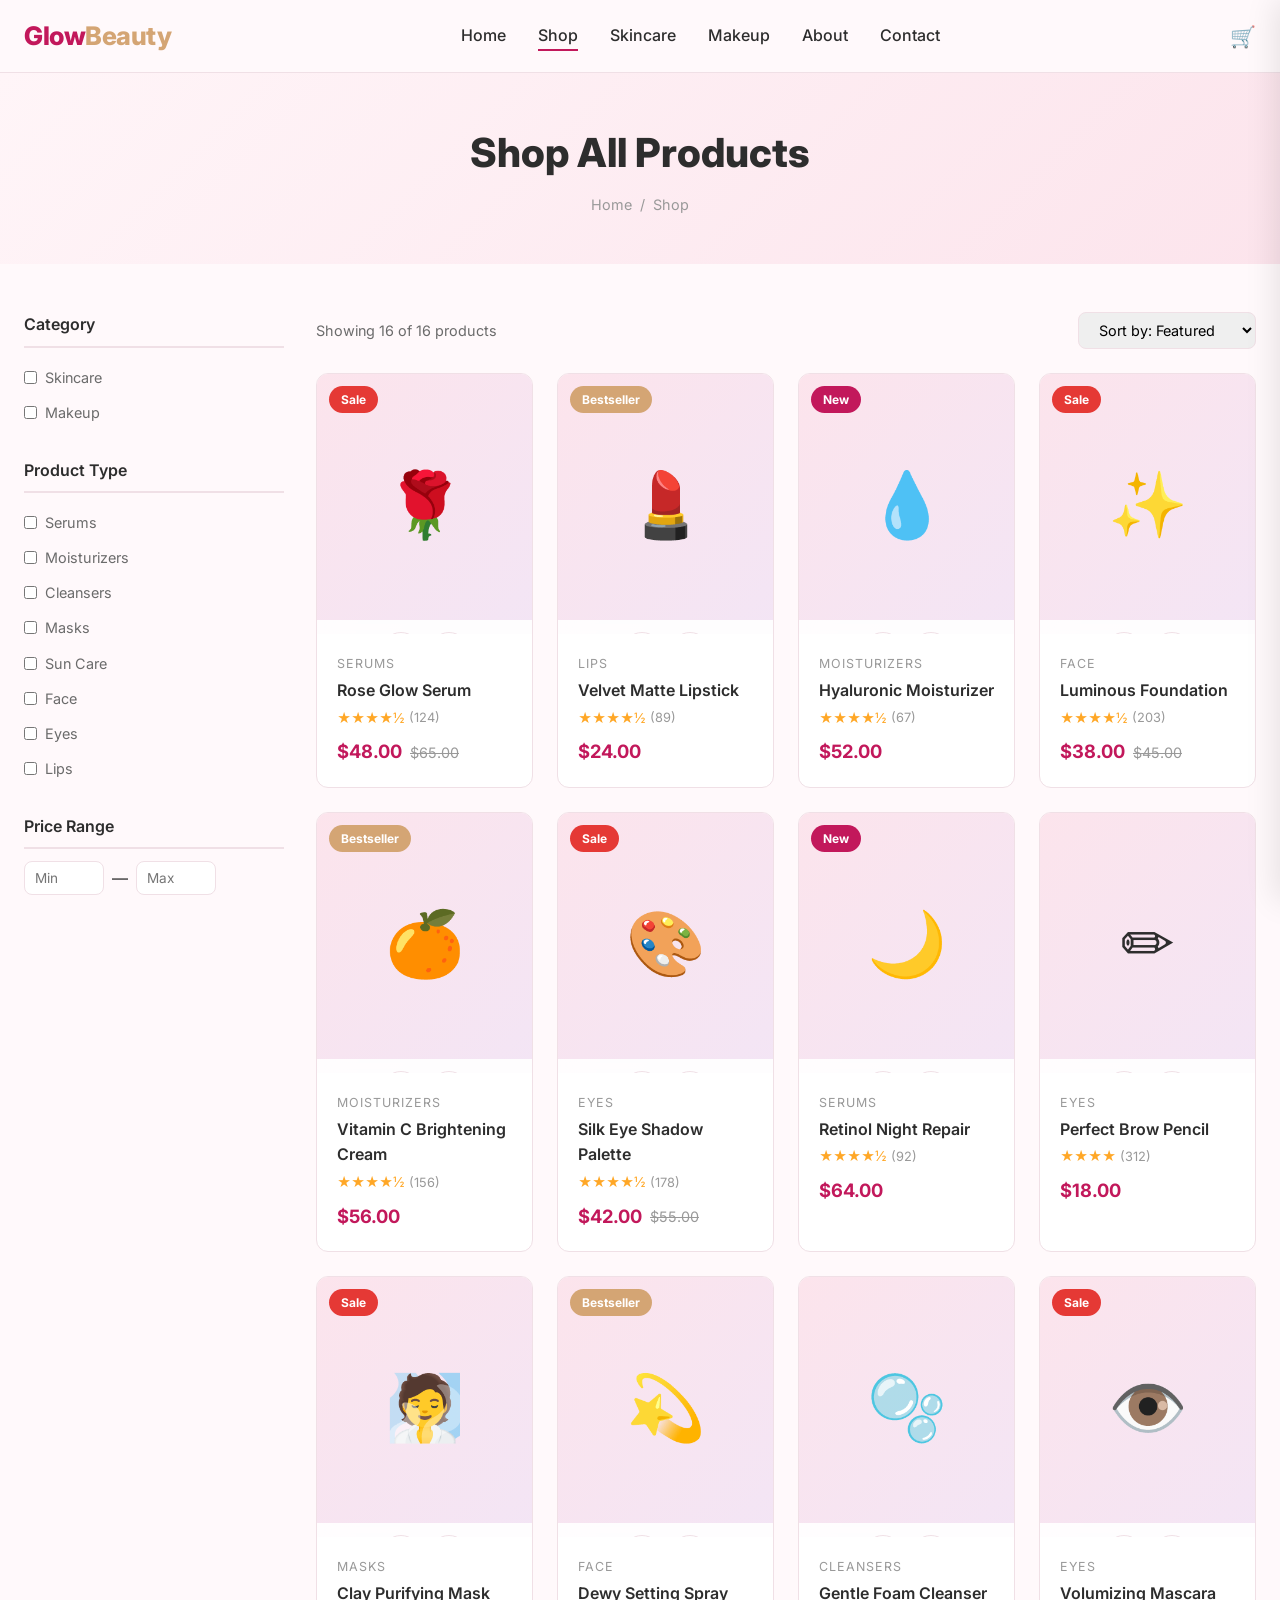
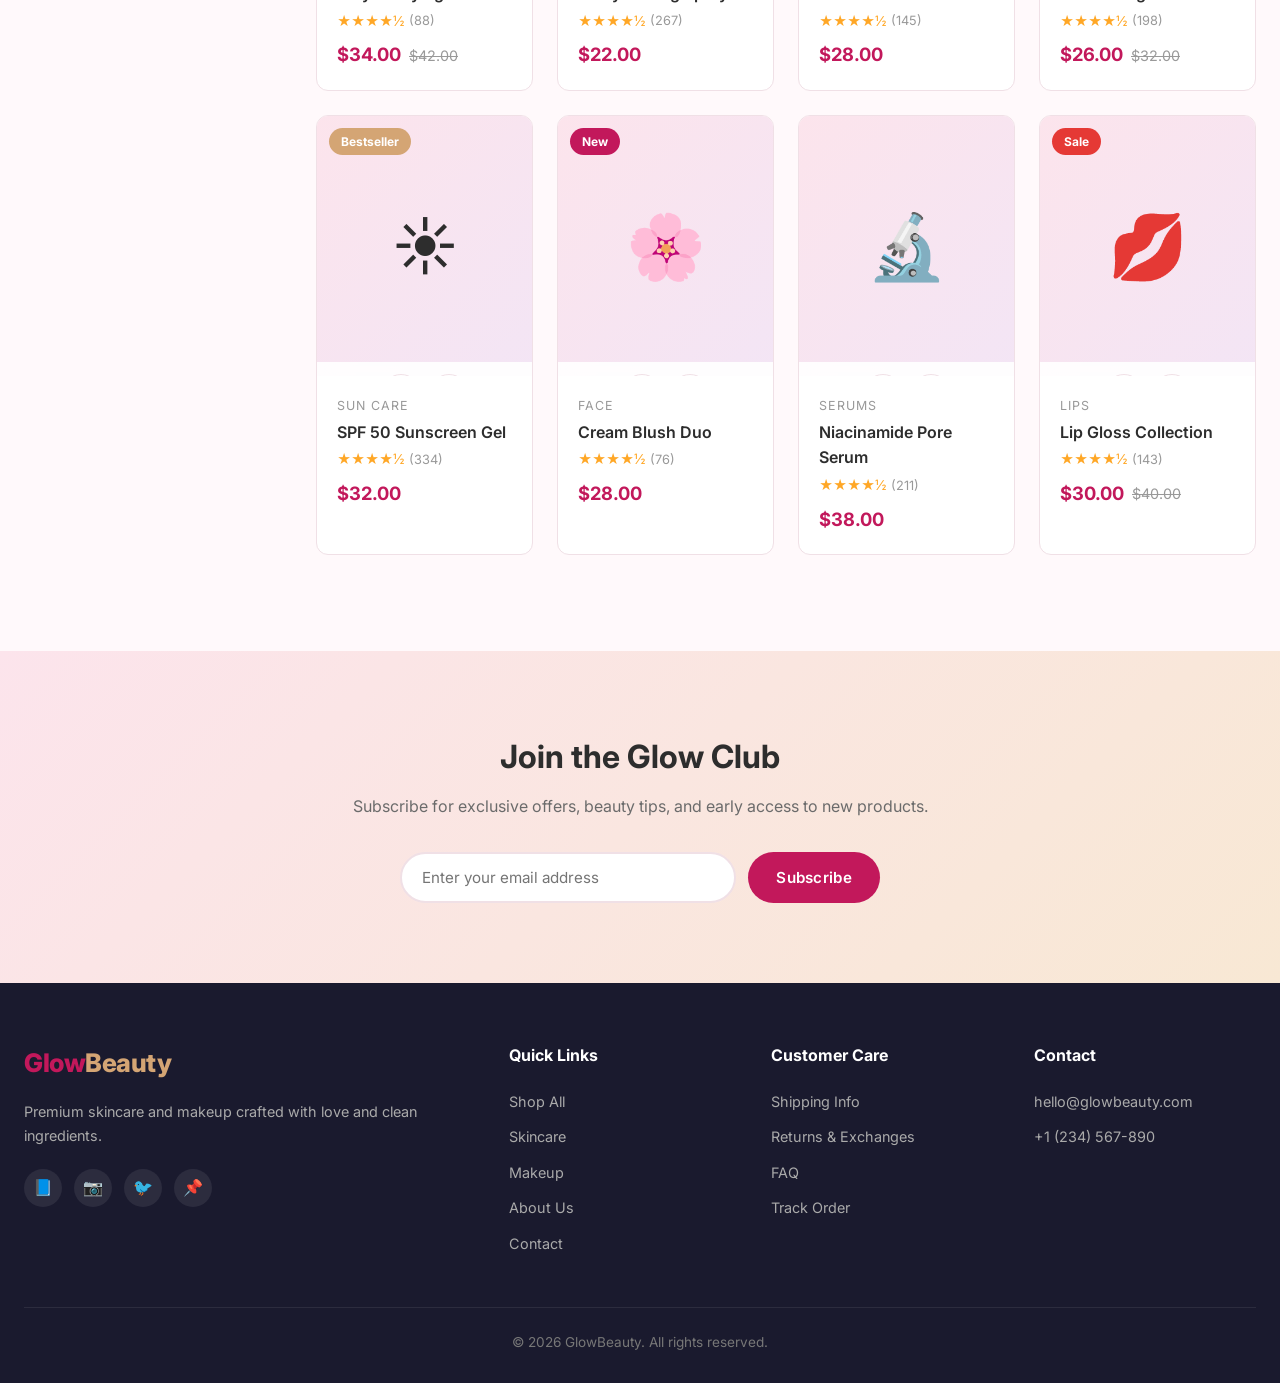
<file: shop.html>
<!DOCTYPE html>
<html lang="en">
<head>
  <meta charset="UTF-8">
  <meta name="viewport" content="width=device-width, initial-scale=1.0">
  <title>Shop — GlowBeauty</title>
  <link rel="stylesheet" href="css/style.css">
  <link href="https://fonts.googleapis.com/css2?family=Inter:wght@400;500;600;700;800&display=swap" rel="stylesheet">
</head>
<body>

  <!-- HEADER -->
  <header class="header">
    <nav class="nav container">
      <a href="index.html" class="nav-logo">Glow<span>Beauty</span></a>
      <ul class="nav-links">
        <li><a href="index.html">Home</a></li>
        <li><a href="shop.html" class="active">Shop</a></li>
        <li><a href="shop.html?category=skincare">Skincare</a></li>
        <li><a href="shop.html?category=makeup">Makeup</a></li>
        <li><a href="about.html">About</a></li>
        <li><a href="contact.html">Contact</a></li>
      </ul>
      <div class="nav-icons">
        <button class="nav-icon" onclick="toggleCart()">🛒 <span class="cart-count" style="display:none">0</span></button>
        <button class="hamburger" onclick="toggleMobileNav()">
          <span></span><span></span><span></span>
        </button>
      </div>
    </nav>
  </header>

  <!-- PAGE HEADER -->
  <section class="page-header">
    <div class="container">
      <h1>Shop All Products</h1>
      <div class="breadcrumb">
        <a href="index.html">Home</a> <span>/</span> <span>Shop</span>
      </div>
    </div>
  </section>

  <!-- SHOP LAYOUT -->
  <section class="container">
    <div class="shop-layout">
      <aside class="shop-sidebar">
        <div class="filter-group">
          <h3>Category</h3>
          <label><input type="checkbox" class="filter-cat" value="skincare"> Skincare</label>
          <label><input type="checkbox" class="filter-cat" value="makeup"> Makeup</label>
        </div>
        <div class="filter-group">
          <h3>Product Type</h3>
          <label><input type="checkbox" class="filter-subcat" value="Serums"> Serums</label>
          <label><input type="checkbox" class="filter-subcat" value="Moisturizers"> Moisturizers</label>
          <label><input type="checkbox" class="filter-subcat" value="Cleansers"> Cleansers</label>
          <label><input type="checkbox" class="filter-subcat" value="Masks"> Masks</label>
          <label><input type="checkbox" class="filter-subcat" value="Sun Care"> Sun Care</label>
          <label><input type="checkbox" class="filter-subcat" value="Face"> Face</label>
          <label><input type="checkbox" class="filter-subcat" value="Eyes"> Eyes</label>
          <label><input type="checkbox" class="filter-subcat" value="Lips"> Lips</label>
        </div>
        <div class="filter-group">
          <h3>Price Range</h3>
          <div class="price-range">
            <input type="number" id="minPrice" placeholder="Min" min="0">
            <span>—</span>
            <input type="number" id="maxPrice" placeholder="Max" min="0">
          </div>
        </div>
      </aside>

      <div class="shop-main">
        <div class="shop-toolbar">
          <p id="resultCount">Showing 16 of 16 products</p>
          <select id="sortSelect">
            <option value="featured">Sort by: Featured</option>
            <option value="price-low">Price: Low to High</option>
            <option value="price-high">Price: High to Low</option>
            <option value="rating">Highest Rated</option>
            <option value="newest">Newest</option>
          </select>
        </div>
        <div class="products-grid" id="shopGrid"></div>
      </div>
    </div>
  </section>

  <!-- NEWSLETTER -->
  <section class="newsletter" style="margin-top:48px;">
    <div class="container">
      <h2>Join the Glow Club</h2>
      <p>Subscribe for exclusive offers, beauty tips, and early access to new products.</p>
      <form class="newsletter-form">
        <input type="email" placeholder="Enter your email address" required>
        <button type="submit" class="btn btn-primary">Subscribe</button>
      </form>
    </div>
  </section>

  <!-- FOOTER -->
  <footer class="footer">
    <div class="container">
      <div class="footer-grid">
        <div class="footer-brand">
          <a href="index.html" class="nav-logo">Glow<span>Beauty</span></a>
          <p>Premium skincare and makeup crafted with love and clean ingredients.</p>
          <div class="footer-social">
            <a href="#">📘</a><a href="#">📷</a><a href="#">🐦</a><a href="#">📌</a>
          </div>
        </div>
        <div class="footer-col">
          <h4>Quick Links</h4>
          <ul>
            <li><a href="shop.html">Shop All</a></li>
            <li><a href="shop.html?category=skincare">Skincare</a></li>
            <li><a href="shop.html?category=makeup">Makeup</a></li>
            <li><a href="about.html">About Us</a></li>
            <li><a href="contact.html">Contact</a></li>
          </ul>
        </div>
        <div class="footer-col">
          <h4>Customer Care</h4>
          <ul>
            <li><a href="#">Shipping Info</a></li>
            <li><a href="#">Returns & Exchanges</a></li>
            <li><a href="#">FAQ</a></li>
            <li><a href="#">Track Order</a></li>
          </ul>
        </div>
        <div class="footer-col">
          <h4>Contact</h4>
          <ul>
            <li><a href="mailto:hello@glowbeauty.com">hello@glowbeauty.com</a></li>
            <li><a href="tel:+1234567890">+1 (234) 567-890</a></li>
          </ul>
        </div>
      </div>
      <div class="footer-bottom">
        <p>&copy; 2026 GlowBeauty. All rights reserved.</p>
      </div>
    </div>
  </footer>

  <!-- CART SIDEBAR -->
  <div class="cart-overlay"></div>
  <div class="cart-sidebar">
    <div class="cart-header">
      <h3>Shopping Cart</h3>
      <button class="cart-close">&times;</button>
    </div>
    <div class="cart-items"></div>
    <div class="cart-footer">
      <div class="cart-total">
        <span>Total:</span>
        <span class="cart-total-amount">$0.00</span>
      </div>
      <a href="checkout.html" class="btn btn-primary">Checkout</a>
      <button class="continue-shopping">Continue Shopping</button>
    </div>
  </div>

  <script src="js/app.js"></script>
</body>
</html>
</file>
<file: css/style.css>
/* ===== RESET & BASE ===== */
*, *::before, *::after {
  margin: 0;
  padding: 0;
  box-sizing: border-box;
}

:root {
  --primary: #c2185b;
  --primary-light: #e91e8c;
  --primary-dark: #880e4f;
  --accent: #f8bbd0;
  --gold: #d4a574;
  --gold-light: #e8c9a0;
  --bg: #fff9fb;
  --bg-card: #ffffff;
  --text: #2d2d2d;
  --text-light: #6b6b6b;
  --text-muted: #999;
  --border: #f0e0e6;
  --shadow: 0 2px 16px rgba(194, 24, 91, 0.08);
  --shadow-hover: 0 8px 32px rgba(194, 24, 91, 0.15);
  --radius: 12px;
  --radius-sm: 8px;
  --transition: 0.3s ease;
  --max-width: 1280px;
}

html {
  scroll-behavior: smooth;
}

body {
  font-family: 'Inter', 'Segoe UI', system-ui, -apple-system, sans-serif;
  background: var(--bg);
  color: var(--text);
  line-height: 1.6;
  min-height: 100vh;
  display: flex;
  flex-direction: column;
}

a {
  text-decoration: none;
  color: inherit;
  transition: color var(--transition);
}

img {
  max-width: 100%;
  display: block;
}

button {
  cursor: pointer;
  border: none;
  background: none;
  font-family: inherit;
  font-size: inherit;
}

ul { list-style: none; }

/* ===== UTILITY ===== */
.container {
  max-width: var(--max-width);
  margin: 0 auto;
  padding: 0 24px;
}

.section {
  padding: 80px 0;
}

.section-title {
  font-size: 2rem;
  font-weight: 700;
  text-align: center;
  margin-bottom: 12px;
  color: var(--text);
}

.section-subtitle {
  text-align: center;
  color: var(--text-light);
  margin-bottom: 48px;
  font-size: 1.05rem;
}

.btn {
  display: inline-flex;
  align-items: center;
  justify-content: center;
  gap: 8px;
  padding: 12px 28px;
  border-radius: 50px;
  font-weight: 600;
  font-size: 0.95rem;
  transition: all var(--transition);
  letter-spacing: 0.3px;
}

.btn-primary {
  background: var(--primary);
  color: #fff;
}

.btn-primary:hover {
  background: var(--primary-dark);
  transform: translateY(-2px);
  box-shadow: 0 4px 20px rgba(194, 24, 91, 0.3);
}

.btn-outline {
  border: 2px solid var(--primary);
  color: var(--primary);
  background: transparent;
}

.btn-outline:hover {
  background: var(--primary);
  color: #fff;
  transform: translateY(-2px);
}

.btn-gold {
  background: var(--gold);
  color: #fff;
}

.btn-gold:hover {
  background: var(--gold-light);
  transform: translateY(-2px);
}

/* ===== HEADER / NAVBAR ===== */
.header {
  position: sticky;
  top: 0;
  z-index: 1000;
  background: rgba(255, 249, 251, 0.95);
  backdrop-filter: blur(12px);
  border-bottom: 1px solid var(--border);
  transition: box-shadow var(--transition);
}

.header.scrolled {
  box-shadow: 0 2px 20px rgba(0, 0, 0, 0.06);
}

.nav {
  display: flex;
  align-items: center;
  justify-content: space-between;
  height: 72px;
}

.nav-logo {
  font-size: 1.6rem;
  font-weight: 800;
  color: var(--primary);
  letter-spacing: -0.5px;
}

.nav-logo span {
  color: var(--gold);
}

.nav-links {
  display: flex;
  align-items: center;
  gap: 32px;
}

.nav-links a {
  font-weight: 500;
  color: var(--text);
  position: relative;
  padding: 4px 0;
}

.nav-links a::after {
  content: '';
  position: absolute;
  bottom: -2px;
  left: 0;
  width: 0;
  height: 2px;
  background: var(--primary);
  transition: width var(--transition);
}

.nav-links a:hover::after,
.nav-links a.active::after {
  width: 100%;
}

.nav-links a:hover {
  color: var(--primary);
}

.nav-icons {
  display: flex;
  align-items: center;
  gap: 20px;
}

.nav-icon {
  position: relative;
  font-size: 1.3rem;
  color: var(--text);
  transition: color var(--transition);
  background: none;
  border: none;
  cursor: pointer;
}

.nav-icon:hover {
  color: var(--primary);
}

.cart-count {
  position: absolute;
  top: -8px;
  right: -10px;
  background: var(--primary);
  color: #fff;
  font-size: 0.65rem;
  font-weight: 700;
  width: 18px;
  height: 18px;
  border-radius: 50%;
  display: flex;
  align-items: center;
  justify-content: center;
}

.hamburger {
  display: none;
  flex-direction: column;
  gap: 5px;
  background: none;
  border: none;
  cursor: pointer;
}

.hamburger span {
  width: 24px;
  height: 2px;
  background: var(--text);
  transition: all var(--transition);
}

/* ===== HERO ===== */
.hero {
  background: linear-gradient(135deg, #fff5f8 0%, #fce4ec 50%, #f8e8d4 100%);
  padding: 100px 0 80px;
  position: relative;
  overflow: hidden;
}

.hero::before {
  content: '';
  position: absolute;
  top: -50%;
  right: -20%;
  width: 600px;
  height: 600px;
  border-radius: 50%;
  background: radial-gradient(circle, rgba(194, 24, 91, 0.06) 0%, transparent 70%);
}

.hero-content {
  display: grid;
  grid-template-columns: 1fr 1fr;
  gap: 60px;
  align-items: center;
}

.hero-badge {
  display: inline-block;
  background: rgba(194, 24, 91, 0.1);
  color: var(--primary);
  padding: 6px 16px;
  border-radius: 50px;
  font-size: 0.85rem;
  font-weight: 600;
  margin-bottom: 20px;
}

.hero h1 {
  font-size: 3.5rem;
  font-weight: 800;
  line-height: 1.15;
  margin-bottom: 20px;
  color: var(--text);
}

.hero h1 em {
  font-style: normal;
  color: var(--primary);
}

.hero p {
  font-size: 1.15rem;
  color: var(--text-light);
  margin-bottom: 32px;
  max-width: 460px;
}

.hero-buttons {
  display: flex;
  gap: 16px;
  flex-wrap: wrap;
}

.hero-image {
  display: flex;
  justify-content: center;
  align-items: center;
}

.hero-image-placeholder {
  width: 420px;
  height: 420px;
  border-radius: 50%;
  background: linear-gradient(135deg, var(--accent), #f3e5f5);
  display: flex;
  align-items: center;
  justify-content: center;
  font-size: 8rem;
  box-shadow: 0 20px 60px rgba(194, 24, 91, 0.15);
  position: relative;
}

.hero-image-placeholder::after {
  content: '';
  position: absolute;
  inset: -12px;
  border-radius: 50%;
  border: 2px dashed var(--accent);
}

.hero-stats {
  display: flex;
  gap: 40px;
  margin-top: 40px;
}

.hero-stat {
  text-align: center;
}

.hero-stat-number {
  font-size: 1.8rem;
  font-weight: 800;
  color: var(--primary);
}

.hero-stat-label {
  font-size: 0.85rem;
  color: var(--text-light);
}

/* ===== CATEGORIES ===== */
.categories-grid {
  display: grid;
  grid-template-columns: repeat(4, 1fr);
  gap: 24px;
}

.category-card {
  background: var(--bg-card);
  border-radius: var(--radius);
  padding: 40px 24px;
  text-align: center;
  border: 1px solid var(--border);
  transition: all var(--transition);
  cursor: pointer;
}

.category-card:hover {
  transform: translateY(-6px);
  box-shadow: var(--shadow-hover);
  border-color: var(--primary);
}

.category-icon {
  font-size: 3rem;
  margin-bottom: 16px;
  display: block;
}

.category-card h3 {
  font-size: 1.1rem;
  font-weight: 600;
  margin-bottom: 6px;
}

.category-card p {
  font-size: 0.85rem;
  color: var(--text-muted);
}

/* ===== PRODUCT GRID ===== */
.products-grid {
  display: grid;
  grid-template-columns: repeat(4, 1fr);
  gap: 24px;
}

.product-card {
  background: var(--bg-card);
  border-radius: var(--radius);
  overflow: hidden;
  border: 1px solid var(--border);
  transition: all var(--transition);
  position: relative;
}

.product-card:hover {
  transform: translateY(-4px);
  box-shadow: var(--shadow-hover);
}

.product-badge {
  position: absolute;
  top: 12px;
  left: 12px;
  z-index: 2;
  padding: 4px 12px;
  border-radius: 50px;
  font-size: 0.75rem;
  font-weight: 700;
  color: #fff;
}

.product-badge.sale { background: #e53935; }
.product-badge.new { background: var(--primary); }
.product-badge.best { background: var(--gold); }

.product-image {
  height: 260px;
  background: linear-gradient(135deg, #fce4ec, #f3e5f5);
  display: flex;
  align-items: center;
  justify-content: center;
  font-size: 4rem;
  position: relative;
  overflow: hidden;
}

.product-actions {
  position: absolute;
  bottom: -50px;
  left: 0;
  right: 0;
  display: flex;
  justify-content: center;
  gap: 8px;
  padding: 12px;
  background: rgba(255, 255, 255, 0.9);
  backdrop-filter: blur(8px);
  transition: bottom var(--transition);
}

.product-card:hover .product-actions {
  bottom: 0;
}

.product-action-btn {
  width: 40px;
  height: 40px;
  border-radius: 50%;
  background: var(--bg-card);
  border: 1px solid var(--border);
  display: flex;
  align-items: center;
  justify-content: center;
  cursor: pointer;
  transition: all var(--transition);
  font-size: 1rem;
}

.product-action-btn:hover {
  background: var(--primary);
  color: #fff;
  border-color: var(--primary);
}

.product-info {
  padding: 20px;
}

.product-category {
  font-size: 0.78rem;
  color: var(--text-muted);
  text-transform: uppercase;
  letter-spacing: 1px;
  margin-bottom: 4px;
}

.product-name {
  font-size: 1rem;
  font-weight: 600;
  margin-bottom: 4px;
  color: var(--text);
}

.product-name a:hover {
  color: var(--primary);
}

.product-rating {
  display: flex;
  align-items: center;
  gap: 4px;
  margin-bottom: 8px;
  font-size: 0.85rem;
  color: #ffa726;
}

.product-rating span {
  color: var(--text-muted);
  font-size: 0.8rem;
}

.product-price {
  display: flex;
  align-items: center;
  gap: 8px;
}

.product-price .current {
  font-size: 1.15rem;
  font-weight: 700;
  color: var(--primary);
}

.product-price .original {
  font-size: 0.9rem;
  color: var(--text-muted);
  text-decoration: line-through;
}

/* ===== BANNER / CTA ===== */
.promo-banner {
  background: linear-gradient(135deg, var(--primary) 0%, var(--primary-dark) 100%);
  color: #fff;
  padding: 80px 0;
  text-align: center;
  position: relative;
  overflow: hidden;
}

.promo-banner::before {
  content: '';
  position: absolute;
  top: -100px;
  right: -100px;
  width: 400px;
  height: 400px;
  border-radius: 50%;
  background: rgba(255, 255, 255, 0.05);
}

.promo-banner h2 {
  font-size: 2.5rem;
  font-weight: 800;
  margin-bottom: 12px;
}

.promo-banner p {
  font-size: 1.1rem;
  opacity: 0.9;
  margin-bottom: 28px;
}

/* ===== FEATURES ===== */
.features-grid {
  display: grid;
  grid-template-columns: repeat(4, 1fr);
  gap: 24px;
}

.feature-card {
  text-align: center;
  padding: 32px 20px;
}

.feature-icon {
  font-size: 2.5rem;
  margin-bottom: 16px;
  display: block;
}

.feature-card h3 {
  font-size: 1.05rem;
  font-weight: 600;
  margin-bottom: 8px;
}

.feature-card p {
  font-size: 0.9rem;
  color: var(--text-light);
}

/* ===== TESTIMONIALS ===== */
.testimonials-grid {
  display: grid;
  grid-template-columns: repeat(3, 1fr);
  gap: 24px;
}

.testimonial-card {
  background: var(--bg-card);
  border-radius: var(--radius);
  padding: 32px;
  border: 1px solid var(--border);
  transition: all var(--transition);
}

.testimonial-card:hover {
  box-shadow: var(--shadow);
}

.testimonial-stars {
  color: #ffa726;
  font-size: 1rem;
  margin-bottom: 16px;
}

.testimonial-text {
  font-size: 0.95rem;
  color: var(--text-light);
  margin-bottom: 20px;
  line-height: 1.7;
  font-style: italic;
}

.testimonial-author {
  display: flex;
  align-items: center;
  gap: 12px;
}

.testimonial-avatar {
  width: 44px;
  height: 44px;
  border-radius: 50%;
  background: var(--accent);
  display: flex;
  align-items: center;
  justify-content: center;
  font-size: 1.2rem;
}

.testimonial-name {
  font-weight: 600;
  font-size: 0.9rem;
}

.testimonial-role {
  font-size: 0.8rem;
  color: var(--text-muted);
}

/* ===== NEWSLETTER ===== */
.newsletter {
  background: linear-gradient(135deg, #fce4ec 0%, #f8e8d4 100%);
  padding: 80px 0;
  text-align: center;
}

.newsletter h2 {
  font-size: 2rem;
  font-weight: 700;
  margin-bottom: 12px;
}

.newsletter p {
  color: var(--text-light);
  margin-bottom: 32px;
}

.newsletter-form {
  display: flex;
  max-width: 480px;
  margin: 0 auto;
  gap: 12px;
}

.newsletter-form input {
  flex: 1;
  padding: 14px 20px;
  border: 2px solid var(--border);
  border-radius: 50px;
  font-size: 0.95rem;
  outline: none;
  transition: border-color var(--transition);
  font-family: inherit;
}

.newsletter-form input:focus {
  border-color: var(--primary);
}

/* ===== FOOTER ===== */
.footer {
  background: #1a1a2e;
  color: #ccc;
  padding: 60px 0 30px;
  margin-top: auto;
}

.footer-grid {
  display: grid;
  grid-template-columns: 2fr 1fr 1fr 1fr;
  gap: 40px;
  margin-bottom: 40px;
}

.footer-brand .nav-logo {
  margin-bottom: 16px;
  display: inline-block;
}

.footer-brand p {
  font-size: 0.9rem;
  line-height: 1.7;
  margin-bottom: 20px;
  color: #aaa;
}

.footer-social {
  display: flex;
  gap: 12px;
}

.footer-social a {
  width: 38px;
  height: 38px;
  border-radius: 50%;
  background: rgba(255, 255, 255, 0.08);
  display: flex;
  align-items: center;
  justify-content: center;
  font-size: 1rem;
  transition: all var(--transition);
}

.footer-social a:hover {
  background: var(--primary);
  color: #fff;
}

.footer-col h4 {
  color: #fff;
  font-size: 1rem;
  margin-bottom: 20px;
}

.footer-col ul li {
  margin-bottom: 10px;
}

.footer-col ul a {
  color: #aaa;
  font-size: 0.9rem;
  transition: color var(--transition);
}

.footer-col ul a:hover {
  color: var(--primary-light);
}

.footer-bottom {
  border-top: 1px solid rgba(255, 255, 255, 0.08);
  padding-top: 24px;
  text-align: center;
  font-size: 0.85rem;
  color: #777;
}

/* ===== SHOP PAGE ===== */
.page-header {
  background: linear-gradient(135deg, #fff5f8 0%, #fce4ec 100%);
  padding: 48px 0;
  text-align: center;
}

.page-header h1 {
  font-size: 2.5rem;
  font-weight: 800;
  margin-bottom: 8px;
}

.breadcrumb {
  display: flex;
  justify-content: center;
  gap: 8px;
  font-size: 0.9rem;
  color: var(--text-muted);
}

.breadcrumb a:hover { color: var(--primary); }

.shop-layout {
  display: grid;
  grid-template-columns: 260px 1fr;
  gap: 32px;
  padding: 48px 0;
}

.shop-sidebar {
  display: flex;
  flex-direction: column;
  gap: 28px;
}

.filter-group h3 {
  font-size: 1rem;
  font-weight: 600;
  margin-bottom: 12px;
  padding-bottom: 8px;
  border-bottom: 2px solid var(--border);
}

.filter-group label {
  display: flex;
  align-items: center;
  gap: 8px;
  padding: 6px 0;
  font-size: 0.9rem;
  cursor: pointer;
  color: var(--text-light);
  transition: color var(--transition);
}

.filter-group label:hover { color: var(--text); }

.filter-group input[type="checkbox"] {
  accent-color: var(--primary);
}

.price-range {
  display: flex;
  gap: 8px;
  align-items: center;
}

.price-range input {
  width: 80px;
  padding: 8px 10px;
  border: 1px solid var(--border);
  border-radius: var(--radius-sm);
  font-size: 0.85rem;
  outline: none;
  font-family: inherit;
}

.price-range input:focus { border-color: var(--primary); }

.shop-toolbar {
  display: flex;
  justify-content: space-between;
  align-items: center;
  margin-bottom: 24px;
}

.shop-toolbar p {
  font-size: 0.9rem;
  color: var(--text-light);
}

.shop-toolbar select {
  padding: 8px 16px;
  border: 1px solid var(--border);
  border-radius: var(--radius-sm);
  font-size: 0.9rem;
  outline: none;
  font-family: inherit;
  cursor: pointer;
}

.pagination {
  display: flex;
  justify-content: center;
  gap: 8px;
  margin-top: 48px;
}

.pagination button {
  width: 40px;
  height: 40px;
  border-radius: var(--radius-sm);
  border: 1px solid var(--border);
  background: var(--bg-card);
  font-weight: 500;
  transition: all var(--transition);
  cursor: pointer;
}

.pagination button:hover,
.pagination button.active {
  background: var(--primary);
  color: #fff;
  border-color: var(--primary);
}

/* ===== PRODUCT DETAIL ===== */
.product-detail {
  padding: 48px 0;
}

.product-detail-grid {
  display: grid;
  grid-template-columns: 1fr 1fr;
  gap: 48px;
  align-items: start;
}

.product-gallery {
  display: flex;
  flex-direction: column;
  gap: 16px;
}

.product-main-image {
  height: 480px;
  background: linear-gradient(135deg, #fce4ec, #f3e5f5);
  border-radius: var(--radius);
  display: flex;
  align-items: center;
  justify-content: center;
  font-size: 8rem;
}

.product-thumbnails {
  display: flex;
  gap: 12px;
}

.product-thumb {
  width: 80px;
  height: 80px;
  border-radius: var(--radius-sm);
  background: linear-gradient(135deg, #fce4ec, #f3e5f5);
  display: flex;
  align-items: center;
  justify-content: center;
  font-size: 1.8rem;
  cursor: pointer;
  border: 2px solid transparent;
  transition: border-color var(--transition);
}

.product-thumb:hover,
.product-thumb.active {
  border-color: var(--primary);
}

.product-detail-info h1 {
  font-size: 2rem;
  font-weight: 700;
  margin-bottom: 8px;
}

.product-detail-rating {
  display: flex;
  align-items: center;
  gap: 8px;
  margin-bottom: 16px;
  color: #ffa726;
}

.product-detail-rating span {
  color: var(--text-muted);
  font-size: 0.9rem;
}

.product-detail-price {
  display: flex;
  align-items: baseline;
  gap: 12px;
  margin-bottom: 20px;
}

.product-detail-price .current {
  font-size: 2rem;
  font-weight: 800;
  color: var(--primary);
}

.product-detail-price .original {
  font-size: 1.1rem;
  color: var(--text-muted);
  text-decoration: line-through;
}

.product-detail-desc {
  color: var(--text-light);
  margin-bottom: 24px;
  line-height: 1.8;
}

.product-options {
  margin-bottom: 24px;
}

.product-options h4 {
  font-size: 0.9rem;
  font-weight: 600;
  margin-bottom: 8px;
}

.size-options {
  display: flex;
  gap: 8px;
}

.size-btn {
  padding: 8px 20px;
  border: 2px solid var(--border);
  border-radius: var(--radius-sm);
  font-weight: 500;
  transition: all var(--transition);
  cursor: pointer;
  background: var(--bg-card);
}

.size-btn:hover,
.size-btn.active {
  border-color: var(--primary);
  color: var(--primary);
}

.quantity-selector {
  display: flex;
  align-items: center;
  gap: 0;
  margin-bottom: 24px;
  border: 2px solid var(--border);
  border-radius: var(--radius-sm);
  width: fit-content;
}

.quantity-selector button {
  width: 44px;
  height: 44px;
  font-size: 1.2rem;
  display: flex;
  align-items: center;
  justify-content: center;
  cursor: pointer;
  transition: background var(--transition);
}

.quantity-selector button:hover {
  background: var(--accent);
}

.quantity-selector input {
  width: 56px;
  height: 44px;
  text-align: center;
  border: none;
  border-left: 2px solid var(--border);
  border-right: 2px solid var(--border);
  font-size: 1rem;
  font-weight: 600;
  outline: none;
  font-family: inherit;
}

.product-detail-buttons {
  display: flex;
  gap: 12px;
  margin-bottom: 28px;
}

.product-meta {
  border-top: 1px solid var(--border);
  padding-top: 20px;
  font-size: 0.9rem;
  color: var(--text-light);
}

.product-meta p {
  margin-bottom: 6px;
}

.product-meta strong {
  color: var(--text);
}

/* ===== CART SIDEBAR ===== */
.cart-overlay {
  position: fixed;
  inset: 0;
  background: rgba(0, 0, 0, 0.4);
  z-index: 2000;
  opacity: 0;
  visibility: hidden;
  transition: all var(--transition);
}

.cart-overlay.open {
  opacity: 1;
  visibility: visible;
}

.cart-sidebar {
  position: fixed;
  top: 0;
  right: -420px;
  width: 420px;
  height: 100vh;
  background: var(--bg-card);
  z-index: 2001;
  transition: right var(--transition);
  display: flex;
  flex-direction: column;
  box-shadow: -4px 0 30px rgba(0, 0, 0, 0.1);
}

.cart-sidebar.open {
  right: 0;
}

.cart-header {
  display: flex;
  justify-content: space-between;
  align-items: center;
  padding: 20px 24px;
  border-bottom: 1px solid var(--border);
}

.cart-header h3 {
  font-size: 1.2rem;
  font-weight: 700;
}

.cart-close {
  font-size: 1.5rem;
  cursor: pointer;
  color: var(--text-light);
  background: none;
  border: none;
  transition: color var(--transition);
}

.cart-close:hover { color: var(--text); }

.cart-items {
  flex: 1;
  overflow-y: auto;
  padding: 16px 24px;
}

.cart-empty {
  text-align: center;
  padding: 60px 20px;
  color: var(--text-muted);
}

.cart-empty span {
  font-size: 3rem;
  display: block;
  margin-bottom: 12px;
}

.cart-item {
  display: flex;
  gap: 16px;
  padding: 16px 0;
  border-bottom: 1px solid var(--border);
}

.cart-item-image {
  width: 72px;
  height: 72px;
  border-radius: var(--radius-sm);
  background: linear-gradient(135deg, #fce4ec, #f3e5f5);
  display: flex;
  align-items: center;
  justify-content: center;
  font-size: 1.8rem;
  flex-shrink: 0;
}

.cart-item-details {
  flex: 1;
}

.cart-item-name {
  font-weight: 600;
  font-size: 0.9rem;
  margin-bottom: 4px;
}

.cart-item-variant {
  font-size: 0.8rem;
  color: var(--text-muted);
  margin-bottom: 8px;
}

.cart-item-bottom {
  display: flex;
  justify-content: space-between;
  align-items: center;
}

.cart-item-qty {
  display: flex;
  align-items: center;
  gap: 0;
  border: 1px solid var(--border);
  border-radius: 6px;
}

.cart-item-qty button {
  width: 28px;
  height: 28px;
  font-size: 0.85rem;
  display: flex;
  align-items: center;
  justify-content: center;
  cursor: pointer;
}

.cart-item-qty span {
  width: 32px;
  text-align: center;
  font-size: 0.85rem;
  font-weight: 600;
  border-left: 1px solid var(--border);
  border-right: 1px solid var(--border);
  line-height: 28px;
}

.cart-item-price {
  font-weight: 700;
  color: var(--primary);
  font-size: 0.95rem;
}

.cart-item-remove {
  color: var(--text-muted);
  font-size: 0.8rem;
  cursor: pointer;
  margin-top: 4px;
  display: inline-block;
  background: none;
  border: none;
}

.cart-item-remove:hover { color: #e53935; }

.cart-footer {
  padding: 20px 24px;
  border-top: 1px solid var(--border);
}

.cart-total {
  display: flex;
  justify-content: space-between;
  margin-bottom: 16px;
  font-size: 1.1rem;
  font-weight: 700;
}

.cart-total span:last-child {
  color: var(--primary);
}

.cart-footer .btn {
  width: 100%;
  margin-bottom: 8px;
}

.cart-footer .continue-shopping {
  display: block;
  text-align: center;
  color: var(--text-light);
  font-size: 0.9rem;
  cursor: pointer;
  background: none;
  border: none;
  width: 100%;
}

.cart-footer .continue-shopping:hover { color: var(--primary); }

/* ===== CHECKOUT ===== */
.checkout-layout {
  display: grid;
  grid-template-columns: 1.2fr 0.8fr;
  gap: 48px;
  padding: 48px 0;
}

.checkout-section {
  margin-bottom: 32px;
}

.checkout-section h2 {
  font-size: 1.3rem;
  font-weight: 700;
  margin-bottom: 20px;
  padding-bottom: 10px;
  border-bottom: 2px solid var(--border);
}

.form-row {
  display: grid;
  grid-template-columns: 1fr 1fr;
  gap: 16px;
  margin-bottom: 16px;
}

.form-group {
  display: flex;
  flex-direction: column;
}

.form-group.full { grid-column: span 2; }

.form-group label {
  font-size: 0.85rem;
  font-weight: 600;
  margin-bottom: 6px;
  color: var(--text);
}

.form-group input,
.form-group select {
  padding: 12px 16px;
  border: 2px solid var(--border);
  border-radius: var(--radius-sm);
  font-size: 0.95rem;
  outline: none;
  transition: border-color var(--transition);
  font-family: inherit;
}

.form-group input:focus,
.form-group select:focus {
  border-color: var(--primary);
}

.order-summary-card {
  background: var(--bg-card);
  border-radius: var(--radius);
  border: 1px solid var(--border);
  padding: 28px;
  position: sticky;
  top: 96px;
}

.order-summary-card h2 {
  font-size: 1.3rem;
  font-weight: 700;
  margin-bottom: 20px;
  padding-bottom: 10px;
  border-bottom: 2px solid var(--border);
}

.order-item {
  display: flex;
  justify-content: space-between;
  align-items: center;
  padding: 12px 0;
  border-bottom: 1px solid var(--border);
}

.order-item-left {
  display: flex;
  align-items: center;
  gap: 12px;
}

.order-item-thumb {
  width: 52px;
  height: 52px;
  border-radius: var(--radius-sm);
  background: linear-gradient(135deg, #fce4ec, #f3e5f5);
  display: flex;
  align-items: center;
  justify-content: center;
  font-size: 1.5rem;
}

.order-item-name {
  font-size: 0.9rem;
  font-weight: 500;
}

.order-item-qty {
  font-size: 0.8rem;
  color: var(--text-muted);
}

.order-item-price {
  font-weight: 600;
  font-size: 0.95rem;
}

.order-totals {
  margin-top: 16px;
}

.order-totals .row {
  display: flex;
  justify-content: space-between;
  padding: 8px 0;
  font-size: 0.9rem;
  color: var(--text-light);
}

.order-totals .row.total {
  font-size: 1.15rem;
  font-weight: 700;
  color: var(--text);
  border-top: 2px solid var(--border);
  margin-top: 8px;
  padding-top: 16px;
}

.order-totals .row.total span:last-child {
  color: var(--primary);
}

/* ===== ABOUT PAGE ===== */
.about-intro {
  display: grid;
  grid-template-columns: 1fr 1fr;
  gap: 48px;
  align-items: center;
  padding: 64px 0;
}

.about-intro-image {
  height: 400px;
  border-radius: var(--radius);
  background: linear-gradient(135deg, #fce4ec, #f8e8d4);
  display: flex;
  align-items: center;
  justify-content: center;
  font-size: 6rem;
}

.about-intro h2 {
  font-size: 2rem;
  font-weight: 700;
  margin-bottom: 16px;
}

.about-intro p {
  color: var(--text-light);
  line-height: 1.8;
  margin-bottom: 12px;
}

.values-grid {
  display: grid;
  grid-template-columns: repeat(3, 1fr);
  gap: 24px;
}

.value-card {
  background: var(--bg-card);
  border-radius: var(--radius);
  padding: 32px;
  text-align: center;
  border: 1px solid var(--border);
}

.value-card .icon {
  font-size: 2.5rem;
  margin-bottom: 16px;
  display: block;
}

.value-card h3 {
  font-size: 1.1rem;
  font-weight: 600;
  margin-bottom: 8px;
}

.value-card p {
  font-size: 0.9rem;
  color: var(--text-light);
}

/* ===== CONTACT PAGE ===== */
.contact-layout {
  display: grid;
  grid-template-columns: 1fr 1fr;
  gap: 48px;
  padding: 64px 0;
}

.contact-info-cards {
  display: flex;
  flex-direction: column;
  gap: 20px;
}

.contact-card {
  background: var(--bg-card);
  border-radius: var(--radius);
  padding: 24px;
  border: 1px solid var(--border);
  display: flex;
  align-items: flex-start;
  gap: 16px;
}

.contact-card .icon {
  font-size: 1.5rem;
  width: 48px;
  height: 48px;
  background: var(--accent);
  border-radius: 50%;
  display: flex;
  align-items: center;
  justify-content: center;
  flex-shrink: 0;
}

.contact-card h3 {
  font-size: 1rem;
  font-weight: 600;
  margin-bottom: 4px;
}

.contact-card p {
  font-size: 0.9rem;
  color: var(--text-light);
}

.contact-form {
  background: var(--bg-card);
  border-radius: var(--radius);
  padding: 32px;
  border: 1px solid var(--border);
}

.contact-form h2 {
  font-size: 1.5rem;
  font-weight: 700;
  margin-bottom: 24px;
}

.contact-form .form-group {
  margin-bottom: 16px;
}

.contact-form textarea {
  width: 100%;
  padding: 12px 16px;
  border: 2px solid var(--border);
  border-radius: var(--radius-sm);
  font-size: 0.95rem;
  outline: none;
  resize: vertical;
  min-height: 140px;
  font-family: inherit;
  transition: border-color var(--transition);
}

.contact-form textarea:focus { border-color: var(--primary); }

/* ===== TOAST ===== */
.toast {
  position: fixed;
  bottom: 24px;
  right: 24px;
  background: var(--text);
  color: #fff;
  padding: 14px 24px;
  border-radius: var(--radius-sm);
  font-size: 0.9rem;
  font-weight: 500;
  z-index: 3000;
  transform: translateY(100px);
  opacity: 0;
  transition: all var(--transition);
}

.toast.show {
  transform: translateY(0);
  opacity: 1;
}

/* ===== RESPONSIVE ===== */
@media (max-width: 1024px) {
  .hero h1 { font-size: 2.8rem; }
  .products-grid { grid-template-columns: repeat(3, 1fr); }
  .categories-grid { grid-template-columns: repeat(2, 1fr); }
  .features-grid { grid-template-columns: repeat(2, 1fr); }
  .footer-grid { grid-template-columns: repeat(2, 1fr); }
}

@media (max-width: 768px) {
  .nav-links { display: none; }
  .hamburger { display: flex; }

  .nav-links.mobile-open {
    display: flex;
    flex-direction: column;
    position: absolute;
    top: 72px;
    left: 0;
    right: 0;
    background: var(--bg);
    padding: 24px;
    border-bottom: 1px solid var(--border);
    box-shadow: 0 8px 24px rgba(0, 0, 0, 0.08);
  }

  .hero-content { grid-template-columns: 1fr; text-align: center; }
  .hero p { margin-left: auto; margin-right: auto; }
  .hero-buttons { justify-content: center; }
  .hero-image { order: -1; }
  .hero-image-placeholder { width: 280px; height: 280px; font-size: 5rem; }
  .hero-stats { justify-content: center; }
  .hero h1 { font-size: 2.2rem; }

  .products-grid { grid-template-columns: repeat(2, 1fr); }
  .testimonials-grid { grid-template-columns: 1fr; }

  .shop-layout { grid-template-columns: 1fr; }
  .product-detail-grid { grid-template-columns: 1fr; }
  .checkout-layout { grid-template-columns: 1fr; }
  .about-intro { grid-template-columns: 1fr; }
  .contact-layout { grid-template-columns: 1fr; }
  .values-grid { grid-template-columns: 1fr; }

  .cart-sidebar { width: 100%; right: -100%; }

  .newsletter-form { flex-direction: column; }

  .form-row { grid-template-columns: 1fr; }
  .form-group.full { grid-column: span 1; }
}

@media (max-width: 480px) {
  .products-grid { grid-template-columns: 1fr; }
  .categories-grid { grid-template-columns: 1fr; }
  .hero h1 { font-size: 1.8rem; }
  .section { padding: 48px 0; }
  .section-title { font-size: 1.5rem; }
}
</file>
